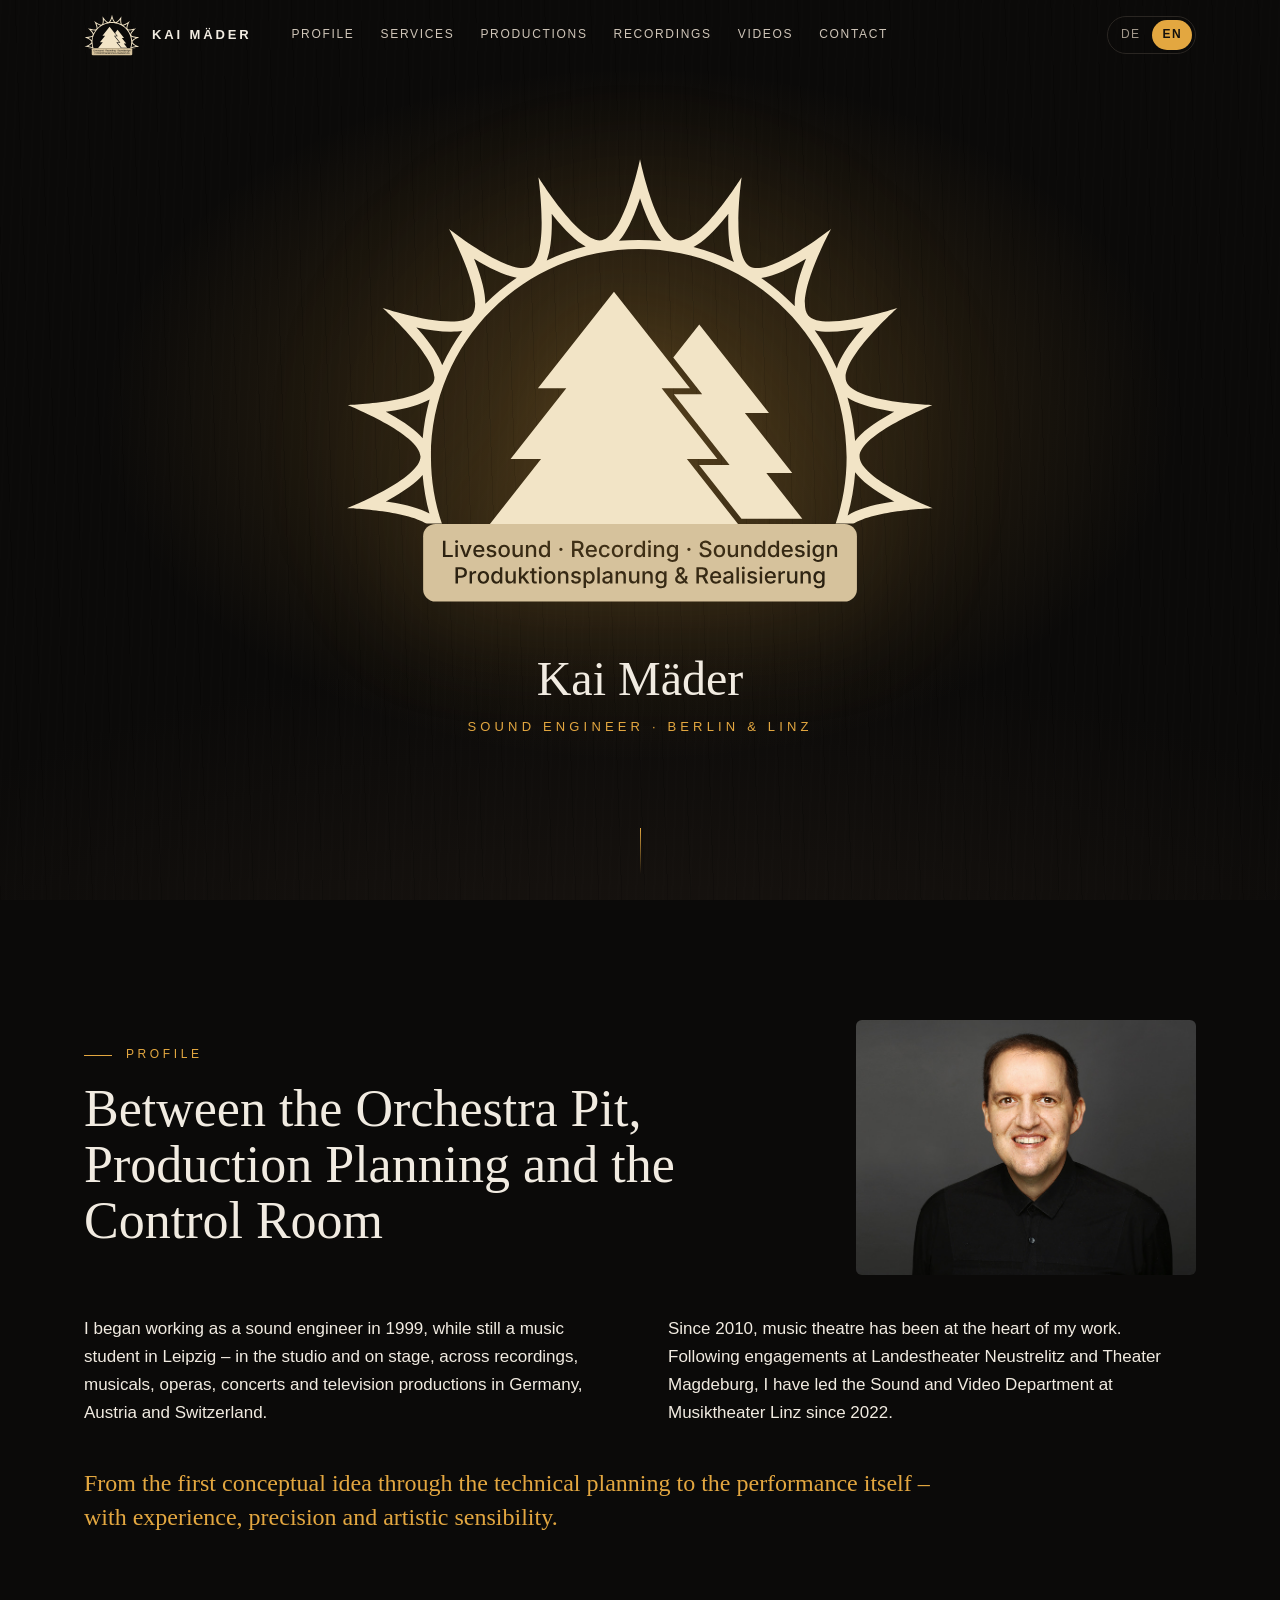
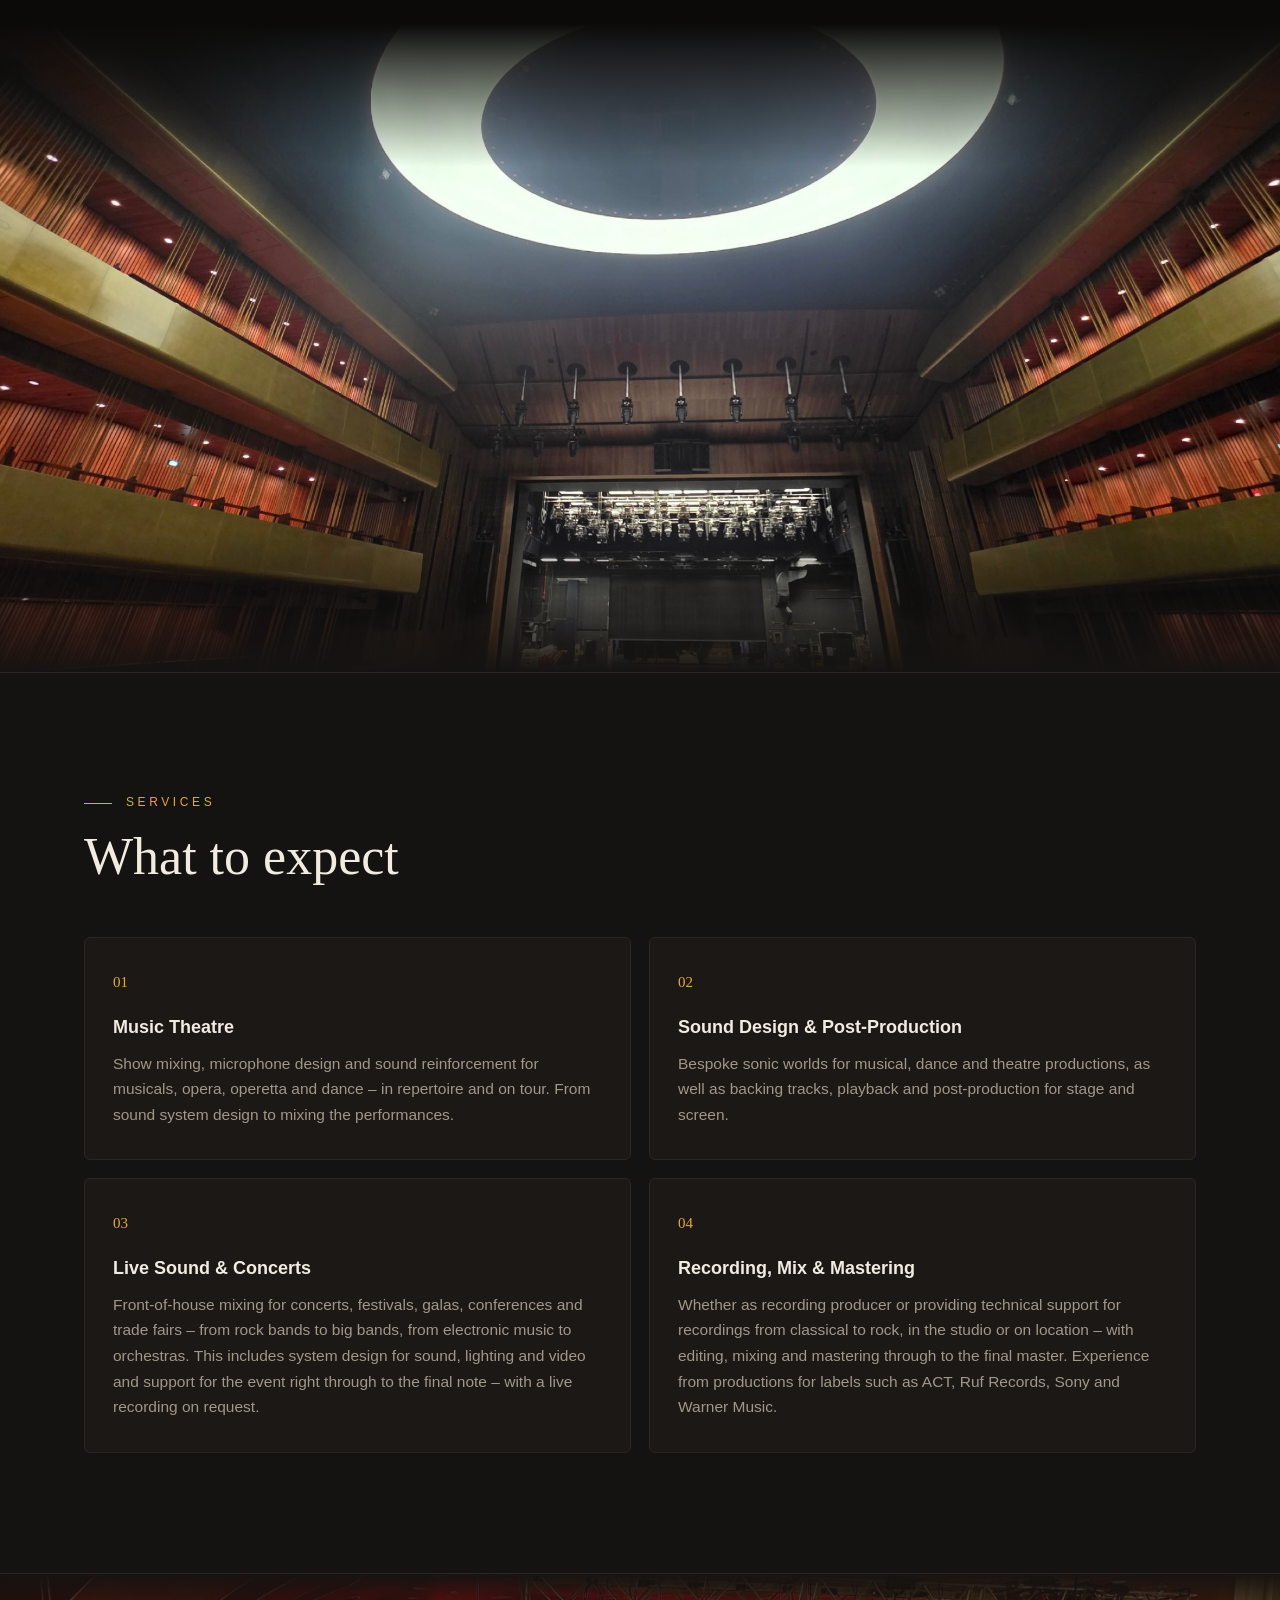
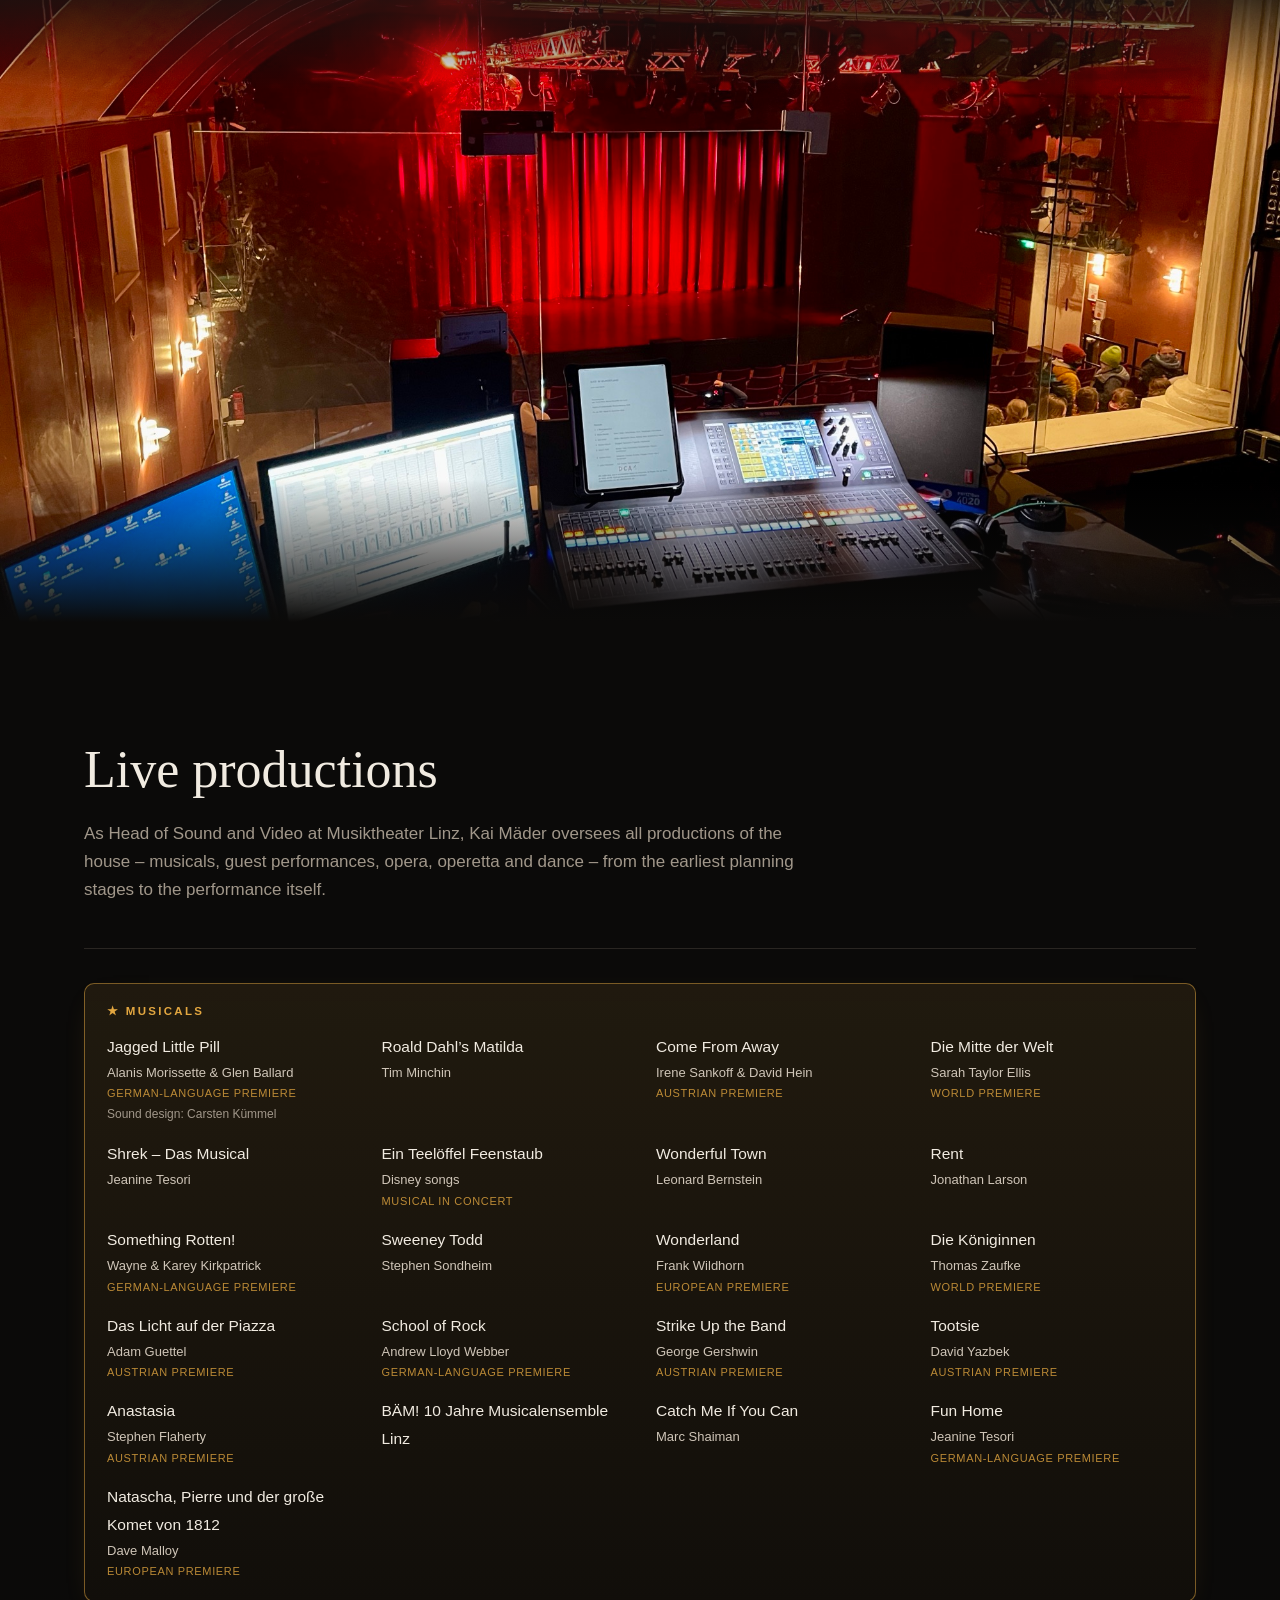
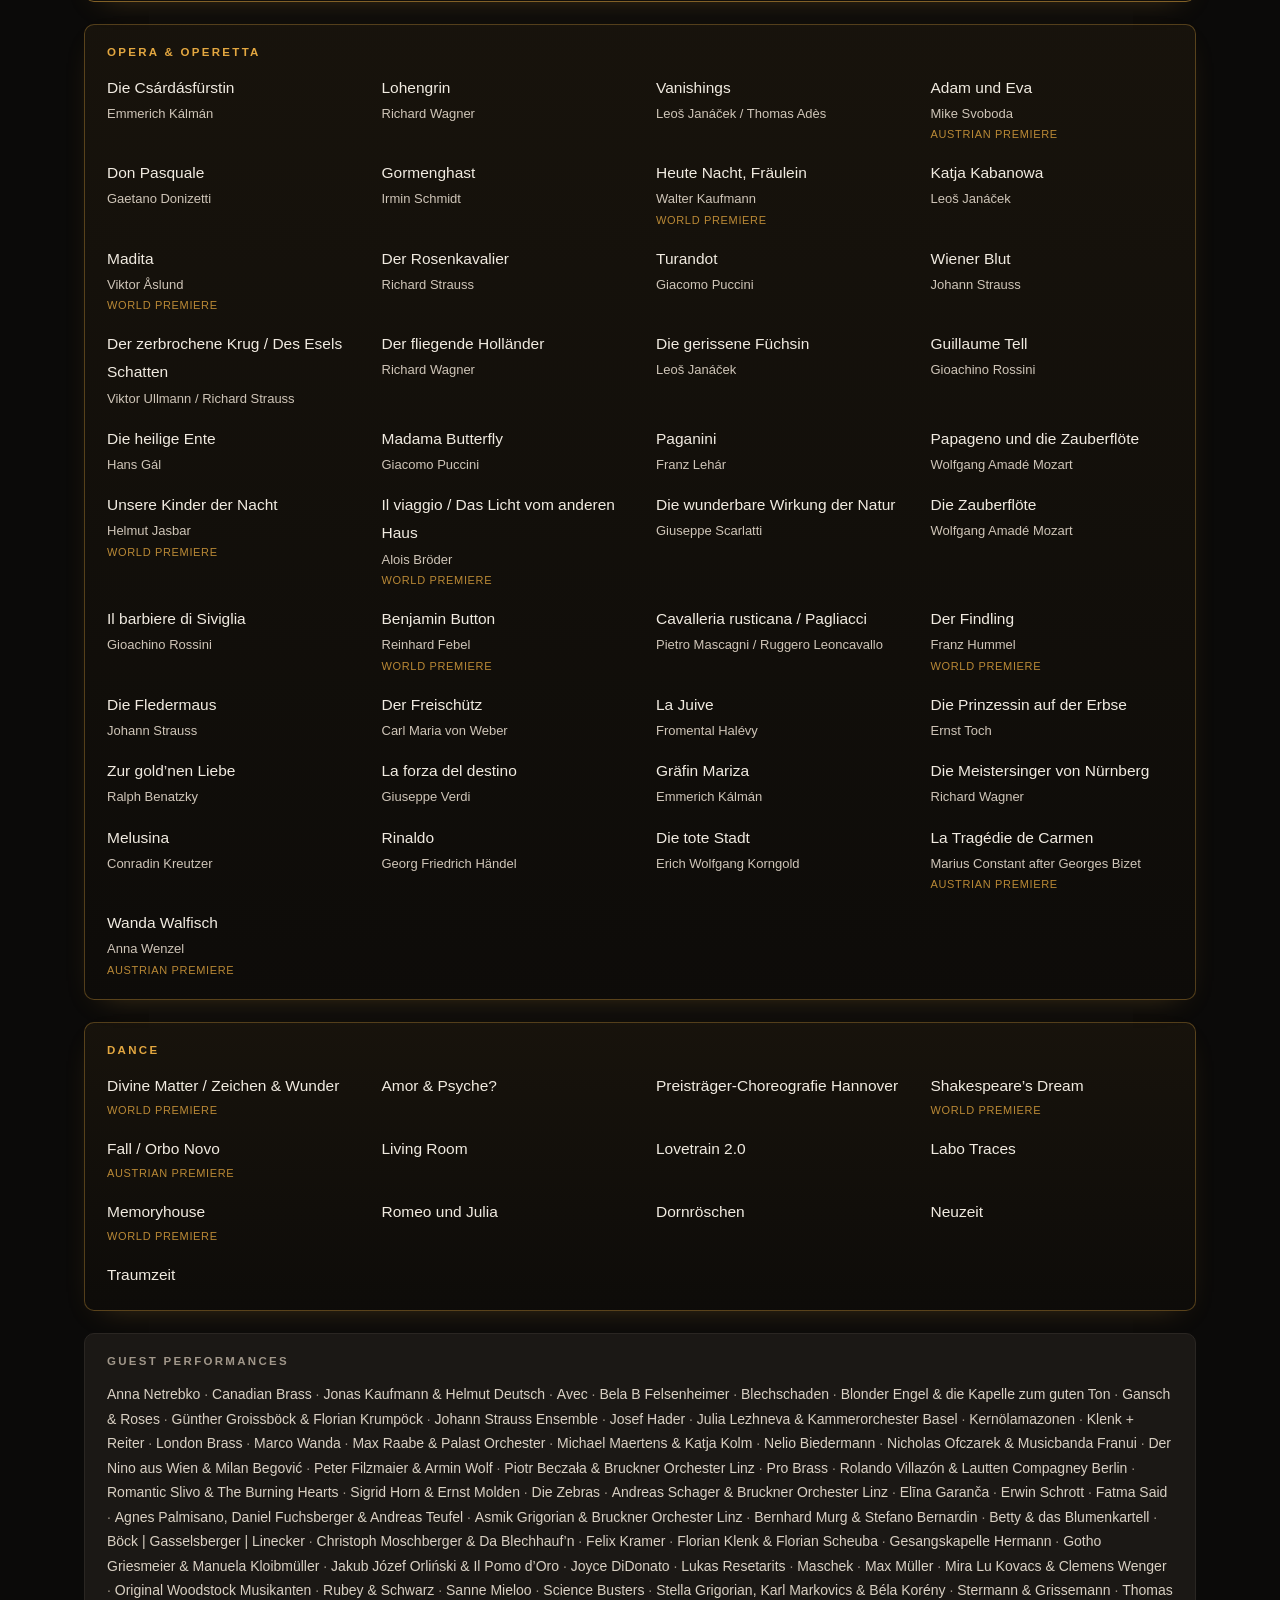
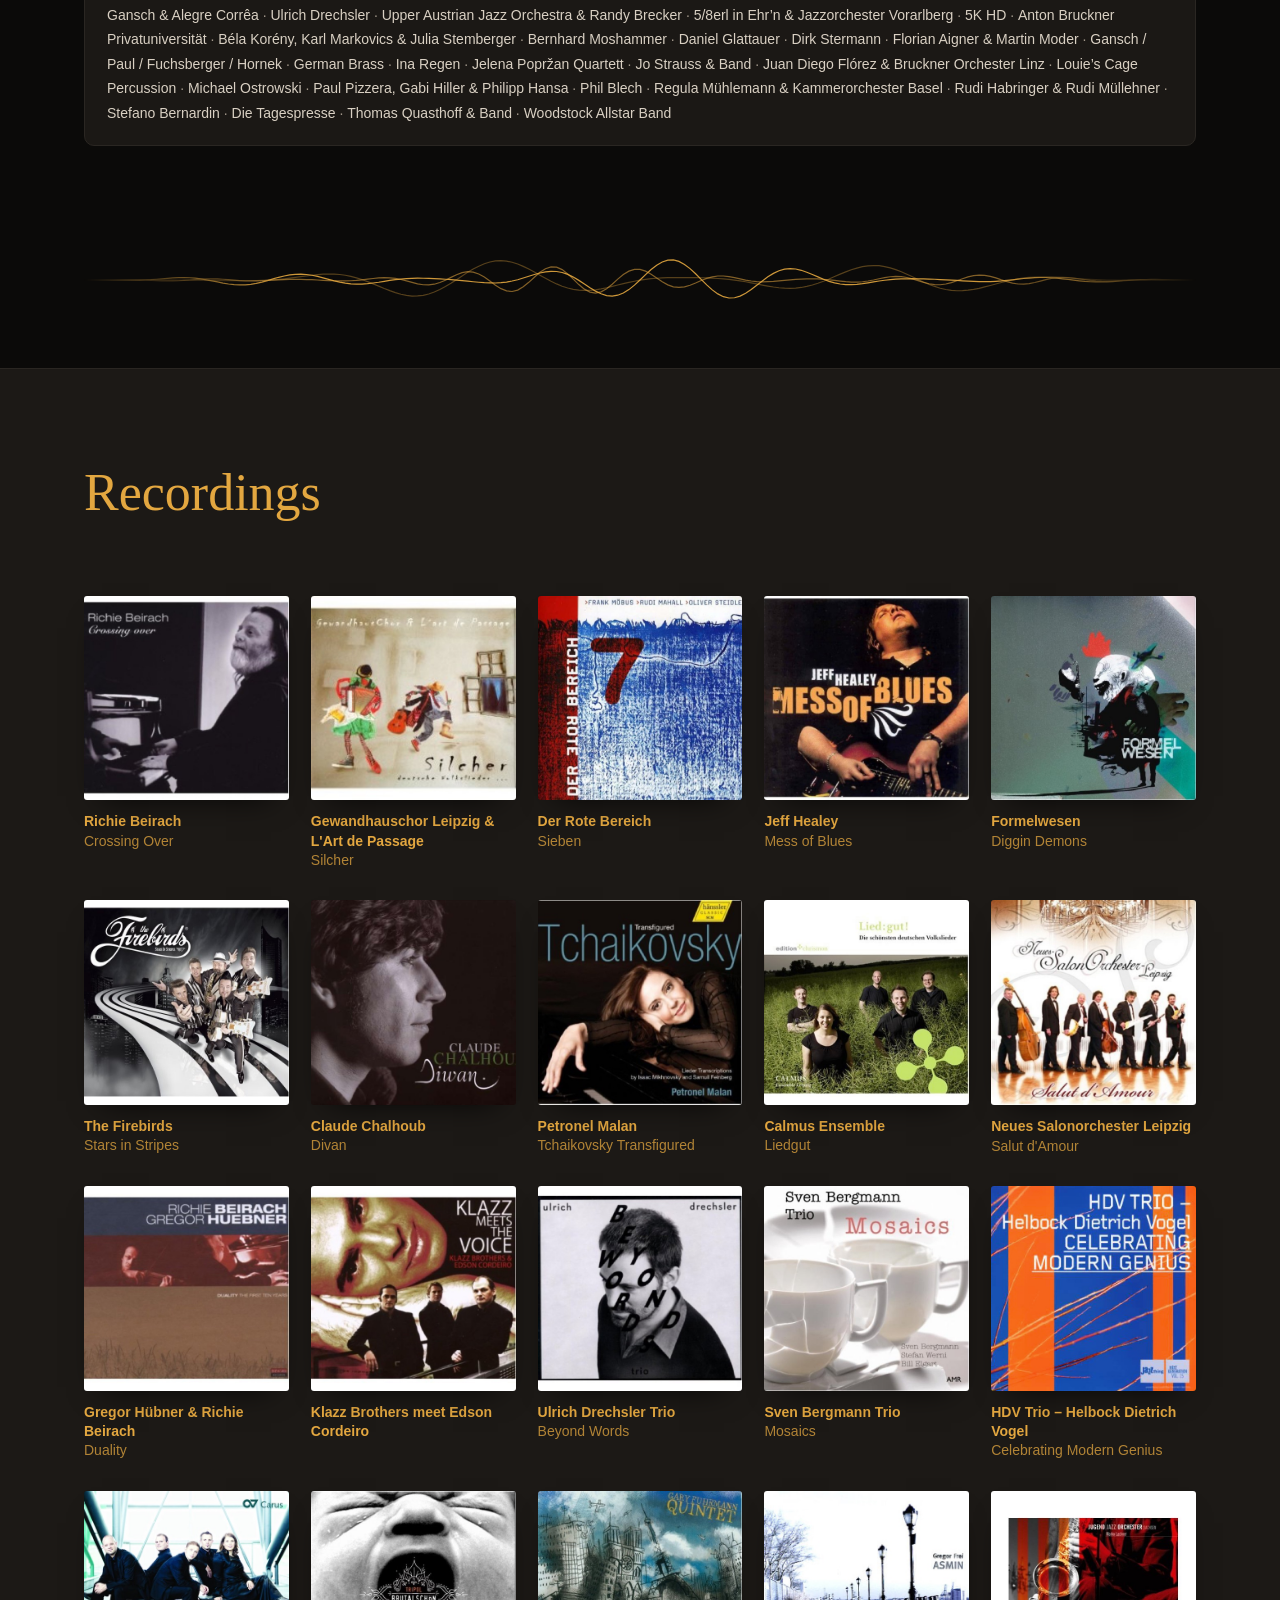
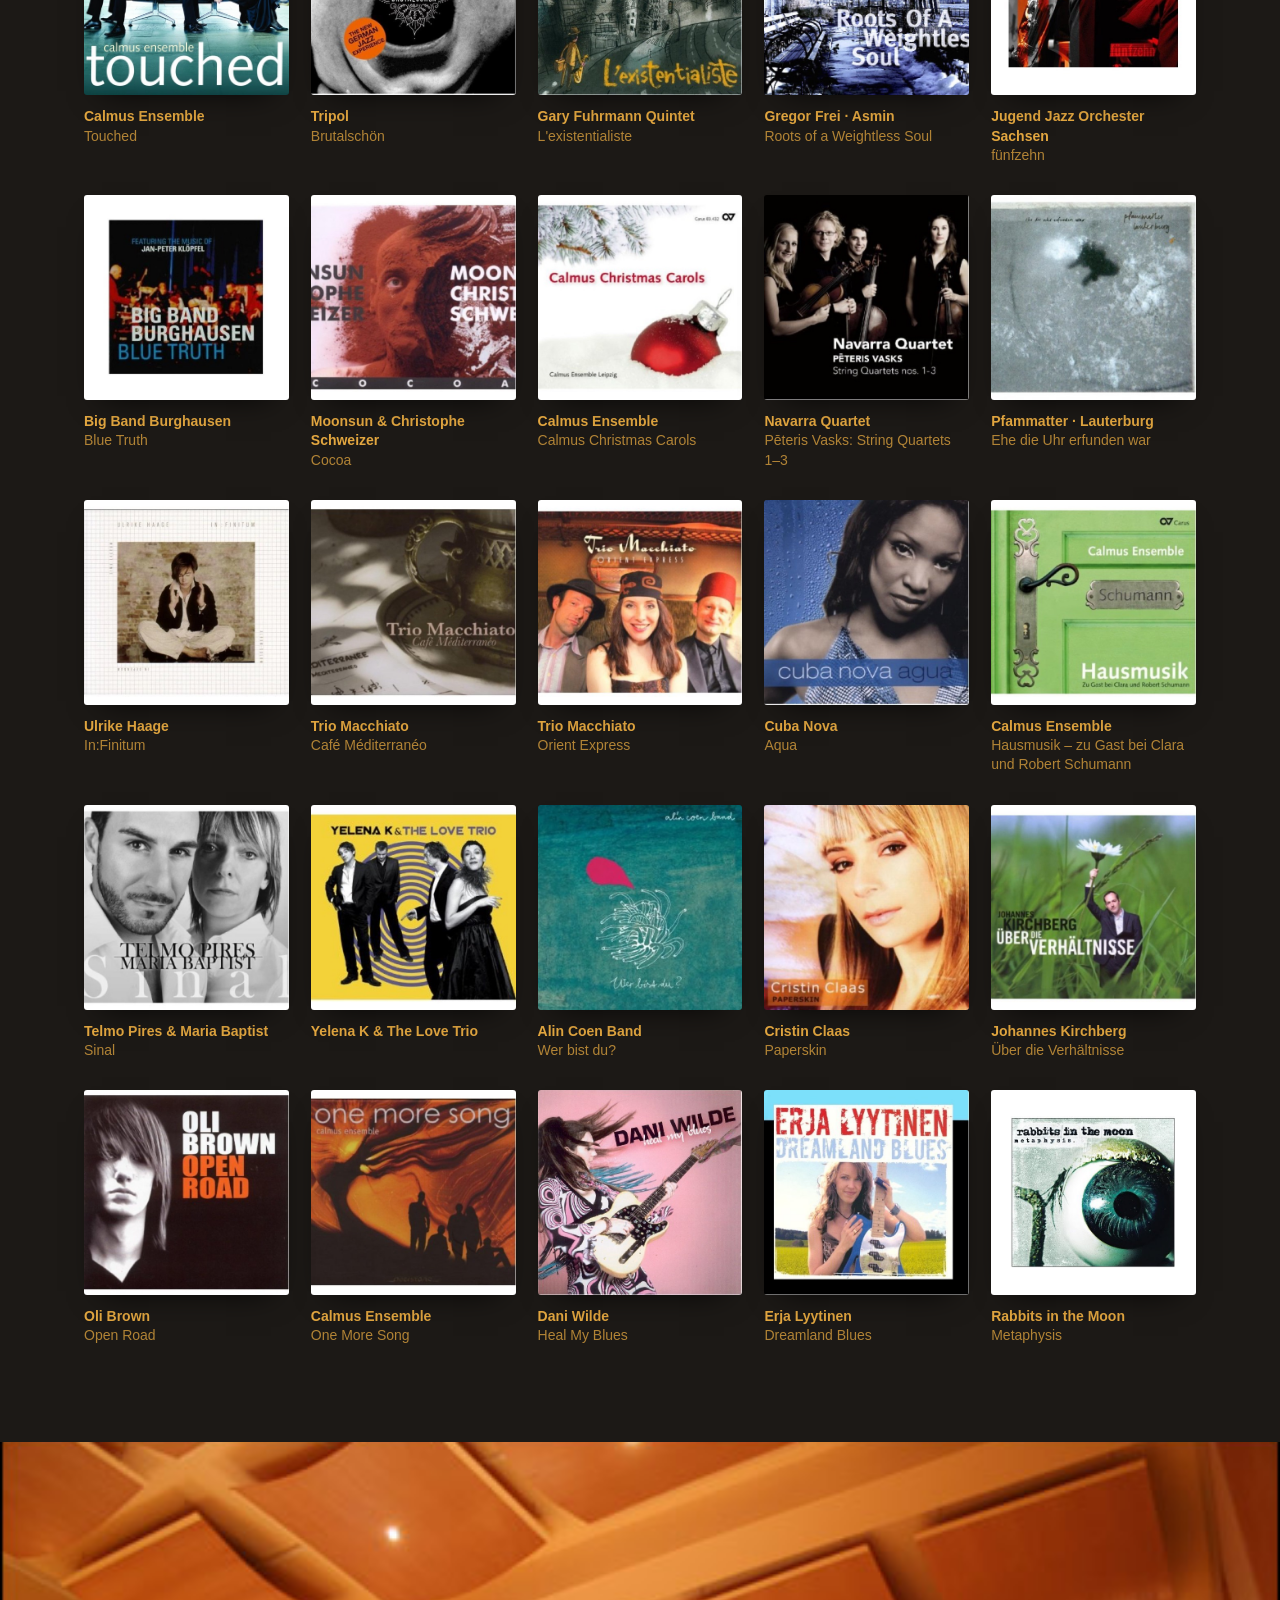
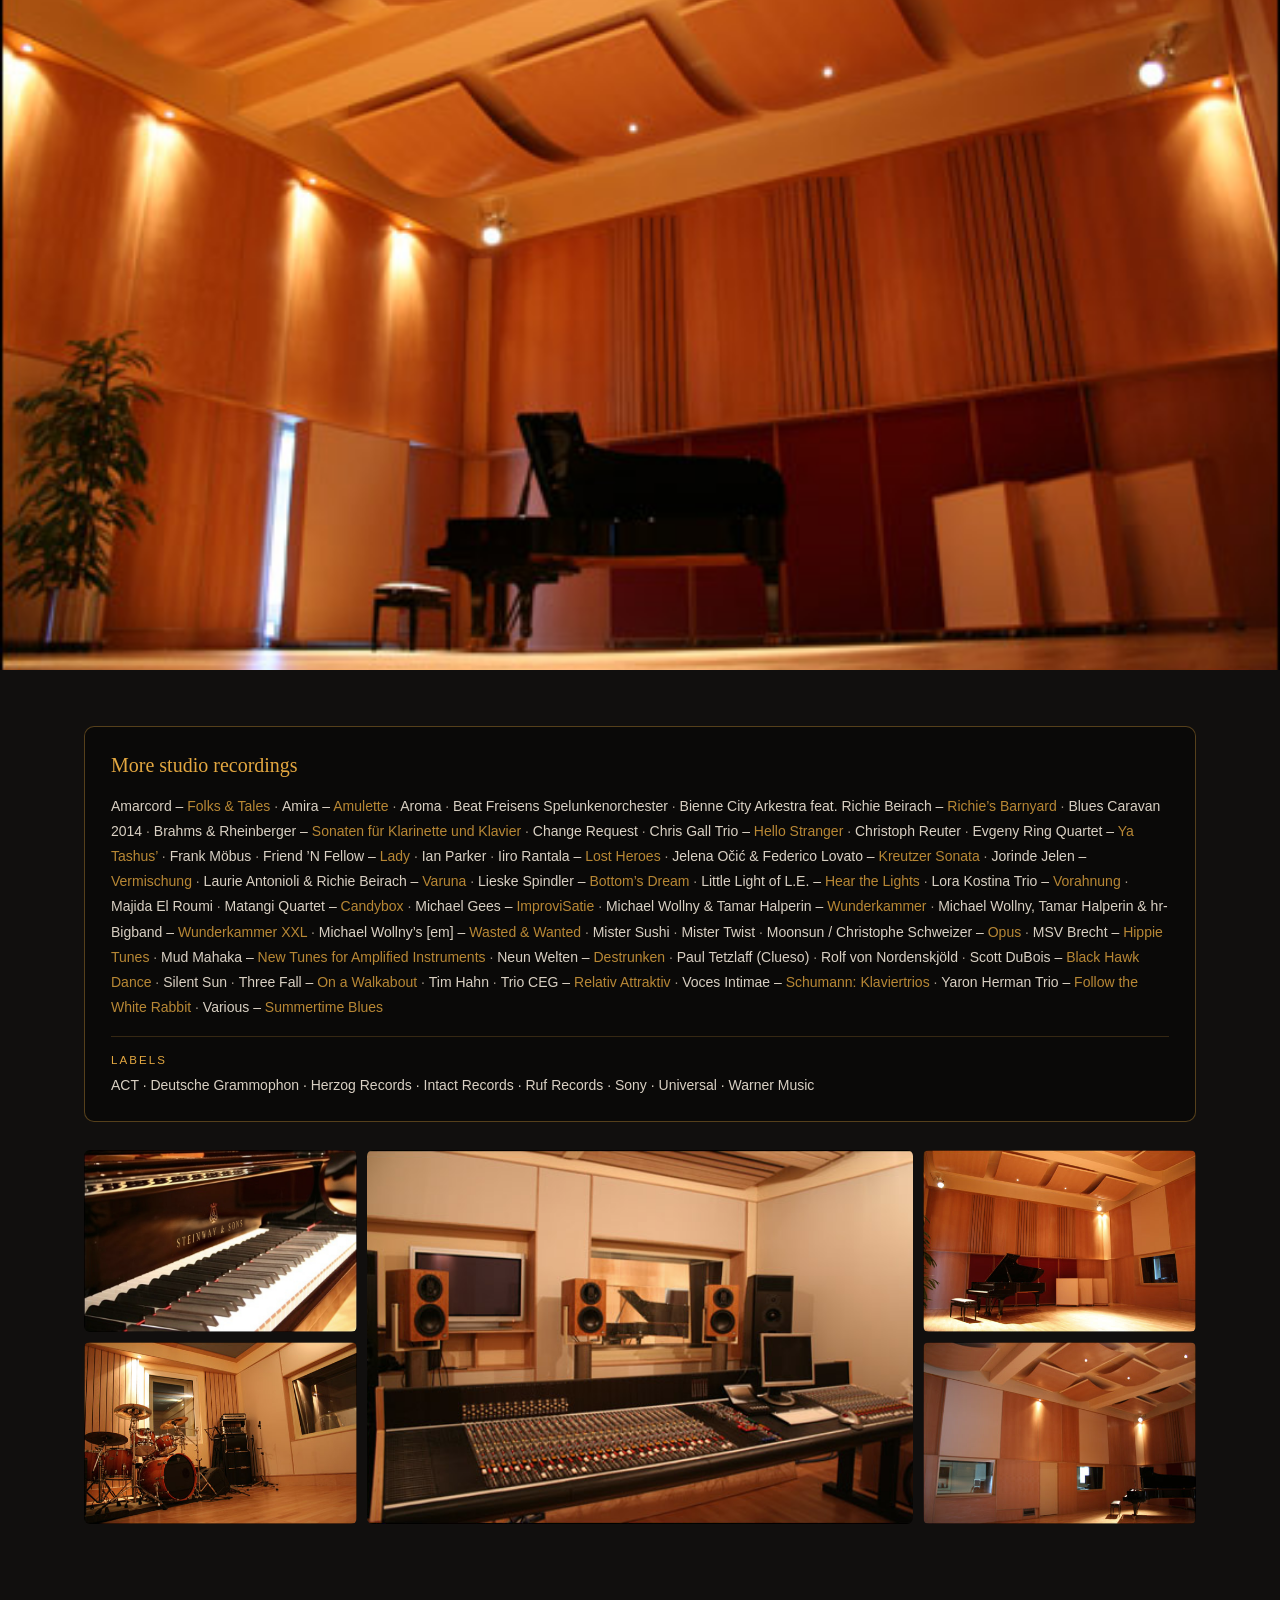
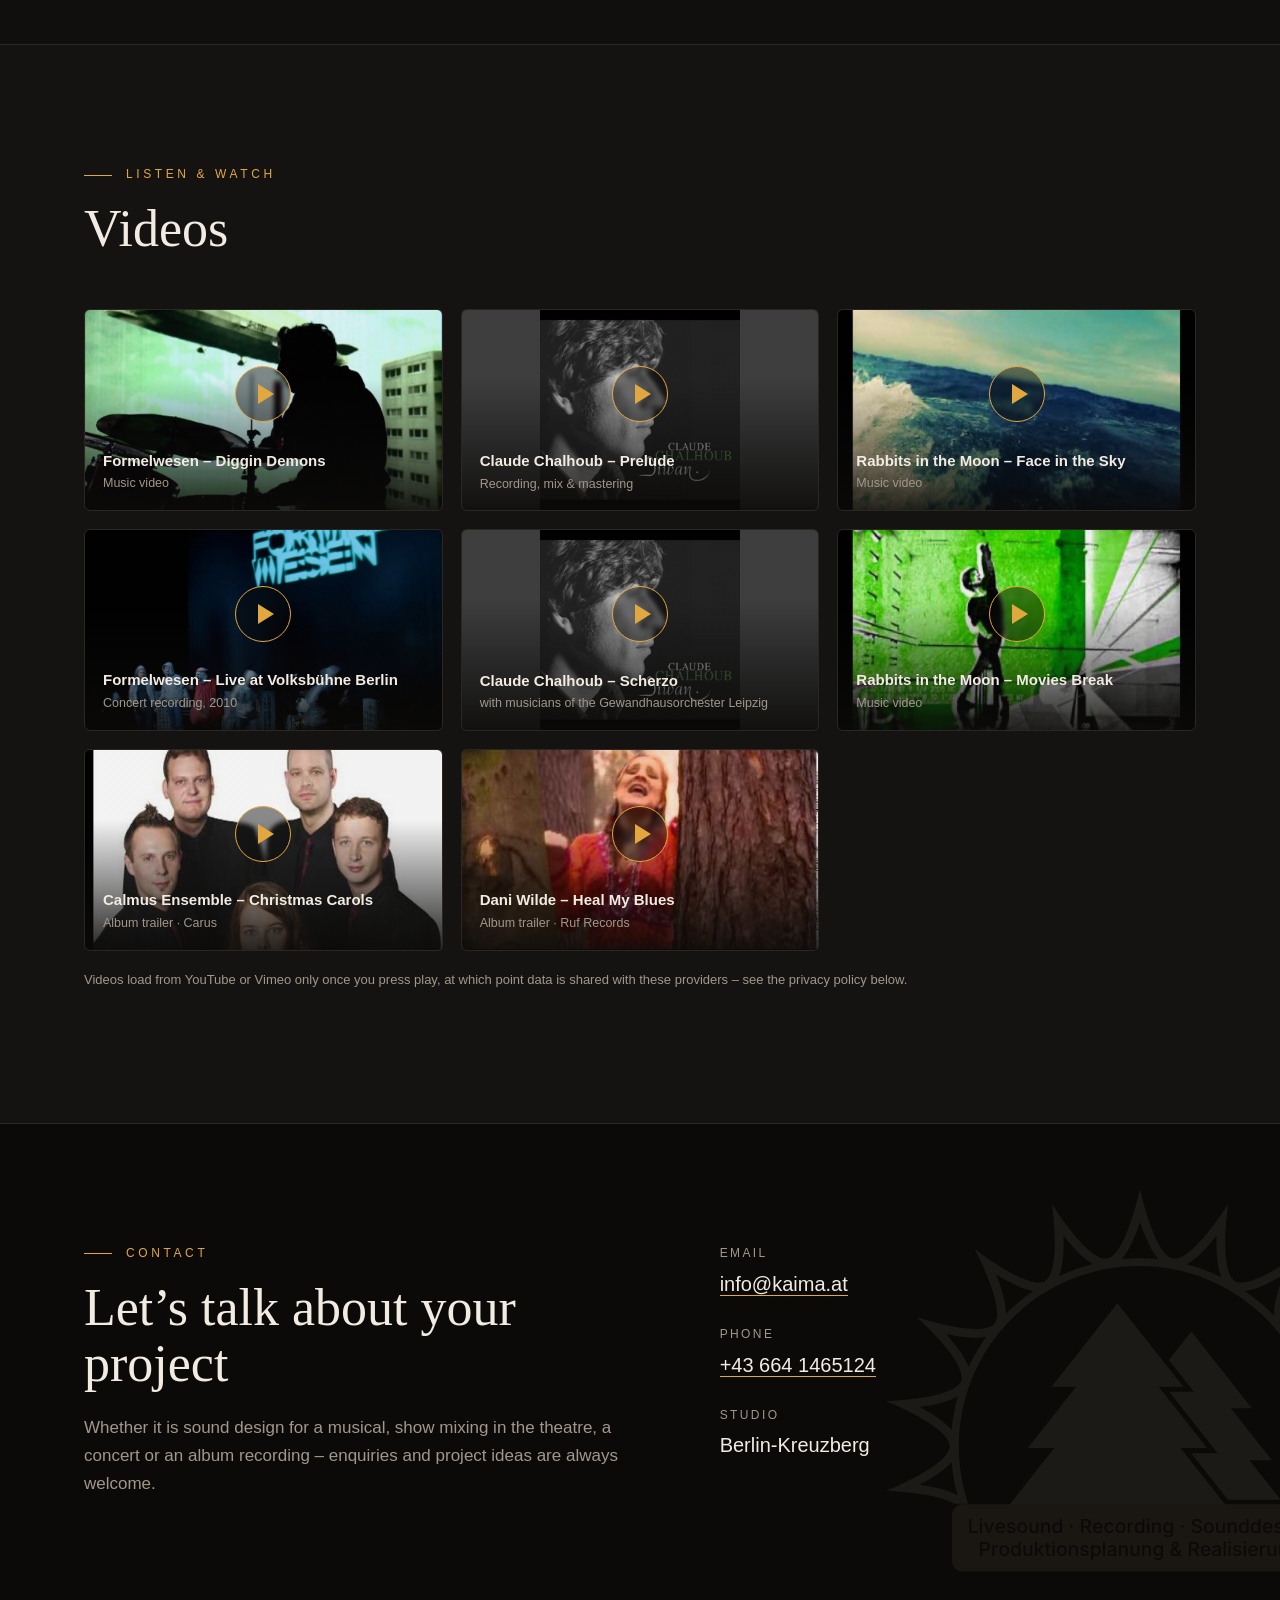
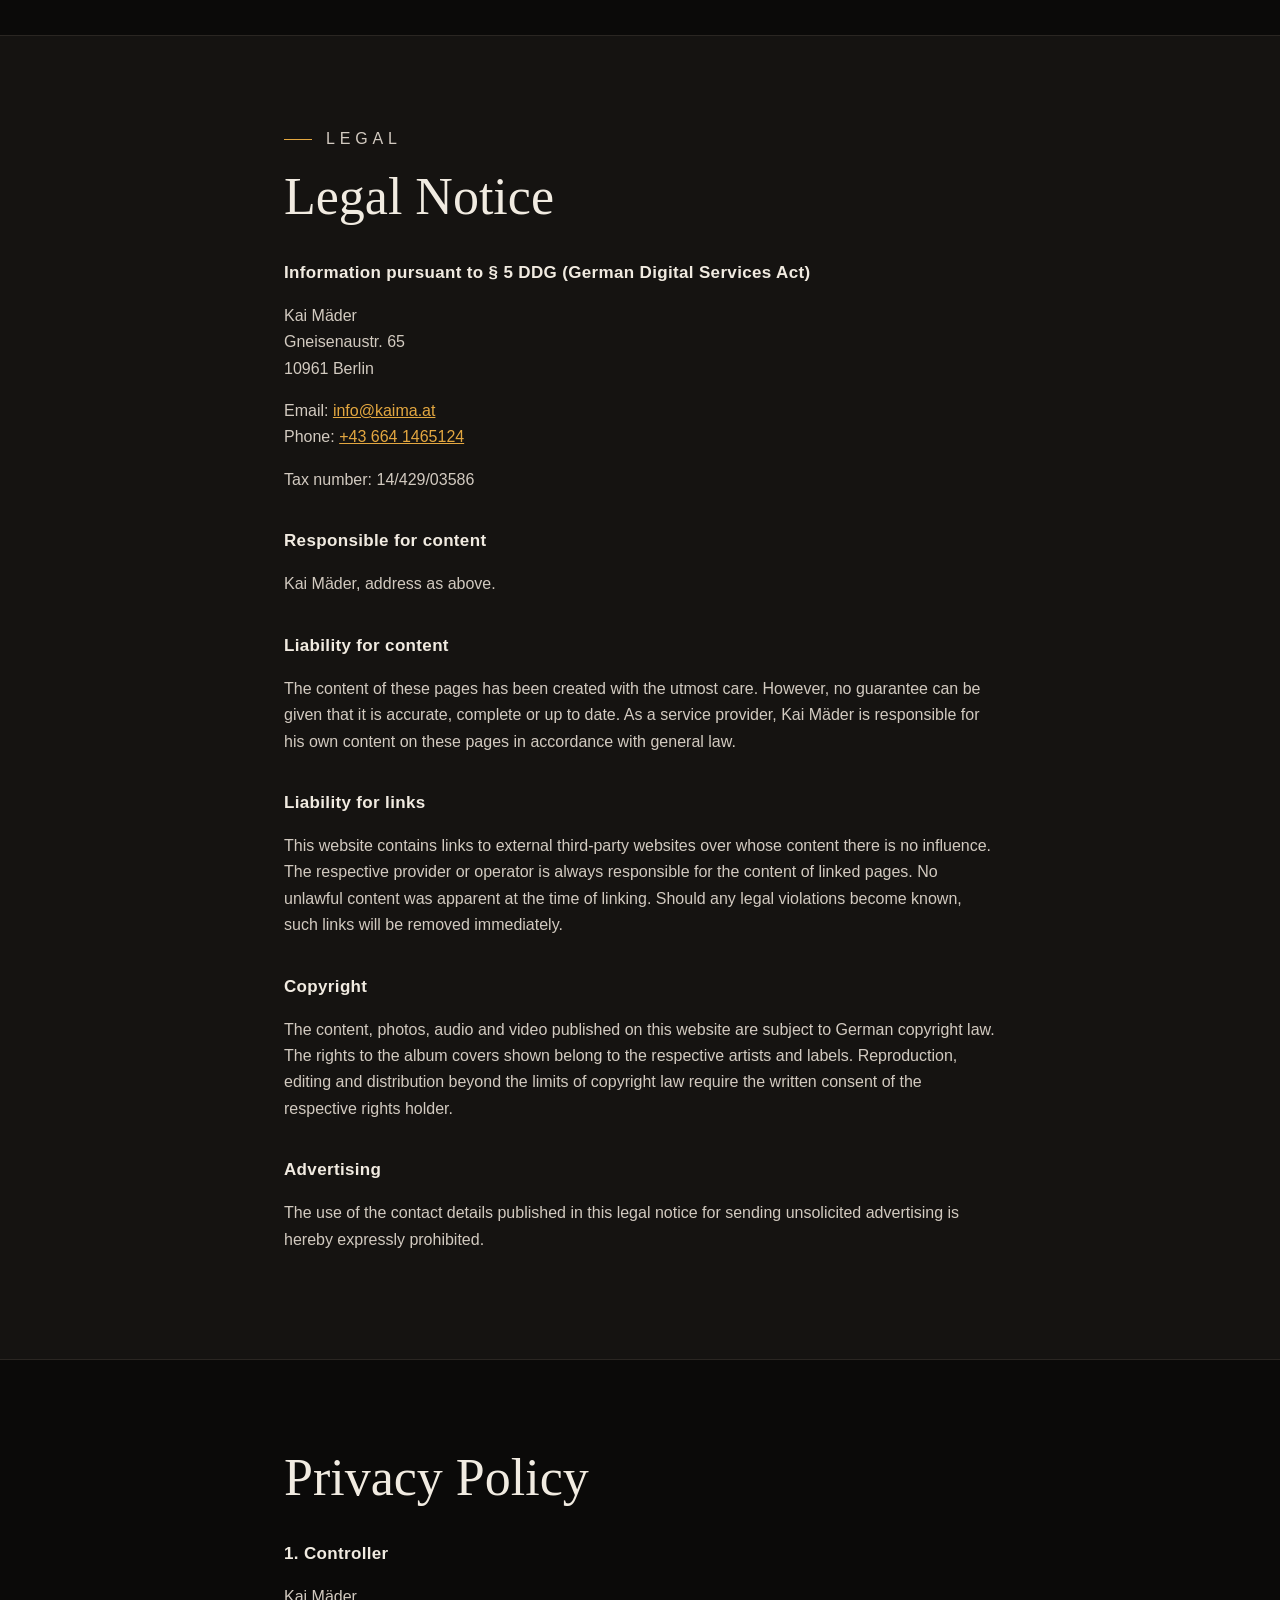
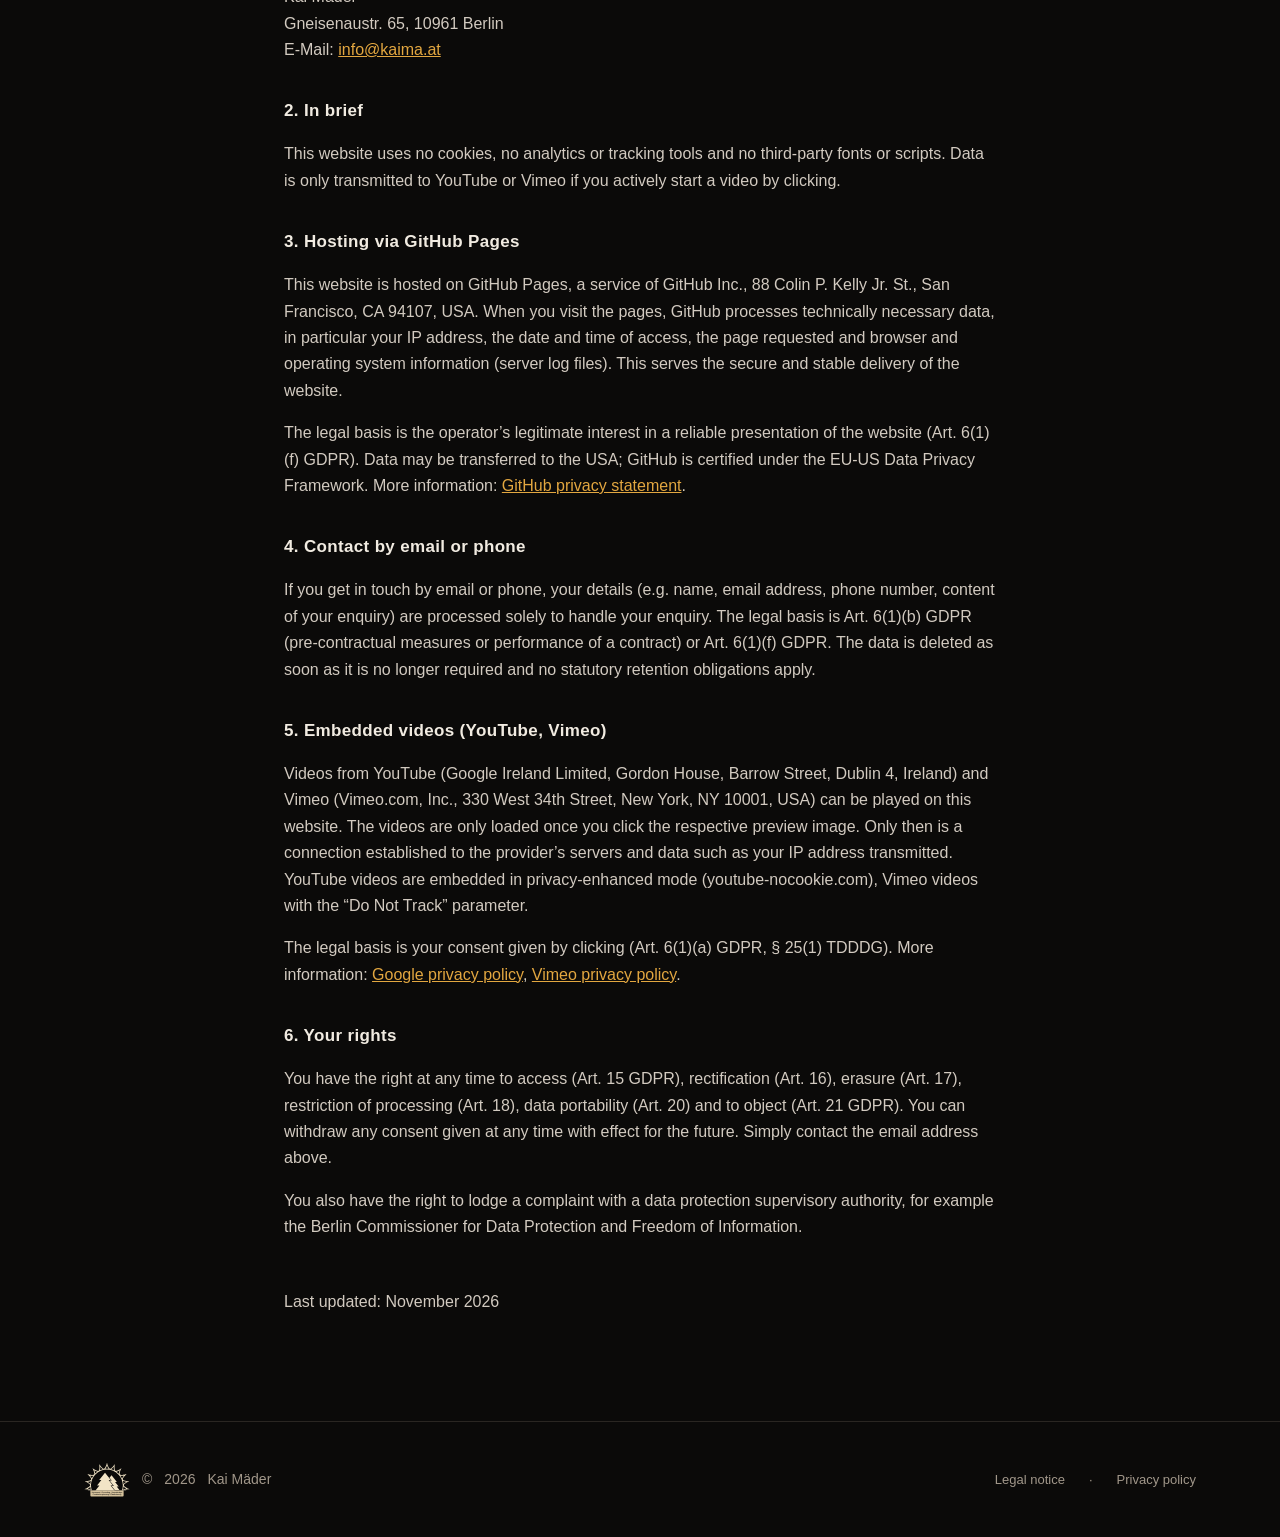
<file: index.html>
<!doctype html>
<html lang="de">
<head>
  <meta charset="utf-8">
  <meta name="viewport" content="width=device-width, initial-scale=1">
  <title>Kai Mäder – Sounddesign · Recording · Live Sound</title>
  <meta name="description" content="Kai Mäder, Tonmeister in Berlin und Linz: Musiktheater, Oper, Live-Sound, Recording, Mix & Mastering, Broadcast und Sounddesign.">
  <link rel="canonical" href="https://kaima.at/">
  <meta property="og:title" content="Kai Mäder – Sounddesign · Recording · Live Sound">
  <meta property="og:description" content="Musiktheater, Live-Sound, Recording, Broadcast und Sounddesign.">
  <meta property="og:image" content="https://kaima.at/img/og-kaima.png">
  <meta property="og:type" content="website">
  <link rel="icon" href="img/logo-schwarz.svg?v=4" type="image/svg+xml">
  <link rel="stylesheet" href="style.css?v=20261128a">
</head>
<body>

<header class="site-header">
  <div class="wrap">
    <a class="brand" href="#top" aria-label="Nach oben"><img src="img/logo-hell.svg?v=4" alt=""><span><b>Kai Mäder</b></span></a>
    <nav class="nav" aria-label="Hauptmenü">
      <a href="#ueber" data-en="Profile">Profil</a>
      <a href="#leistungen" data-en="Services">Leistungen</a>
      <a href="#linz" data-en="Productions">Produktionen</a>
      <a href="#referenzen" data-en="Recordings">Aufnahmen</a>
      <a href="#videos">Videos</a>
      <a href="#kontakt" data-en="Contact">Kontakt</a>
    </nav>
    <div class="header-right">
      <button class="lang-toggle" type="button" aria-label="Sprache / Language"><span data-l="de">DE</span><span data-l="en">EN</span></button>
    </div>
  </div>
</header>

<main>
  <section class="hero">
    <div class="hero-logo"><img src="img/logo-hell.svg?v=4" alt="Kai Mäder – Livesound · Recording · Sounddesign · Veranstaltungstechnik · Video" width="484" height="369"></div>
    <div class="hero-text">
      <h1>Kai Mäder</h1>
      <p class="role" data-en="Sound Engineer · Berlin &amp;amp; Linz">Tonmeister · Berlin &amp; Linz</p>
    </div>
    <span class="scroll-cue" aria-hidden="true"></span>
  </section>

  <section id="ueber">
    <div class="wrap about">
      <div class="about-top">
        <div class="about-head reveal">
          <p class="eyebrow" data-en="Profile">Profil</p>
          <h2 data-en="Between the Orchestra Pit,&lt;br&gt; Production Planning and the Control Room">Zwischen Orchestergraben,<br> Produktionsplanungen und Regieraum</h2>
        </div>
        <figure class="about-portrait reveal"><img src="img/photos/kai-maeder-portrait.jpg" alt="Kai Mäder" width="1280" height="541" loading="lazy"></figure>
      </div>
      <div class="about-text reveal">
        <p data-en="I began working as a sound engineer in 1999, while still a music student in Leipzig – in the studio and on stage, across recordings, musicals, operas, concerts and television productions in Germany, Austria and Switzerland.">Schon während meines Musikstudiums in Leipzig arbeitete ich ab 1999 als Tonmeister – im Studio und auf der Bühne, bei Aufnahmen, Musicals, Opern, Konzerten und TV-Produktionen in Deutschland, Österreich und der Schweiz.</p>
        <p data-en="Since 2010, music theatre has been at the heart of my work. Following engagements at Landestheater Neustrelitz and Theater Magdeburg, I have led the Sound and Video Department at Musiktheater Linz since 2022.">Seit 2010 liegt mein Schwerpunkt im Musiktheater: Nach Stationen am Landestheater Neustrelitz und am Theater Magdeburg leite ich seit 2022 die Abteilung Ton und Video am Musiktheater Linz.</p>
        <p class="about-claim" data-en="From the first conceptual idea through the technical planning to the performance itself&amp;nbsp;– &lt;br&gt;with experience, precision and artistic sensibility.">Von der ersten Konzeptionsidee über die technische Planung bis hin zur Vorstellung&nbsp;– <br>mit Erfahrung, Sorgfalt und künstlerischem Feingefühl.</p>
      </div>
    </div>
  </section>
  <div class="photo-band photo-saal" role="img" aria-label="Theatersaal mit leuchtendem Deckenring und Blick auf die Bühne"></div>

  <section id="leistungen" class="band">
    <div class="wrap">
      <div class="reveal">
        <p class="eyebrow" data-en="Services">Leistungen</p>
        <h2 data-en="What to expect">Was Sie erwarten dürfen</h2>
      </div>
      <div class="services">
        <div class="service reveal"><span class="num">01</span><h3 data-en="Music Theatre">Musiktheater</h3><p data-en="Show mixing, microphone design and sound reinforcement for musicals, opera, operetta and dance – in repertoire and on tour. From sound system design to mixing the performances.">Tonregie, Mikrofonierung und Beschallung für Musical, Oper, Operette und Tanz – im Repertoire wie auf Tour. Von der Beschallungsplanung bis zur Mischung von Vorstellungen.</p></div>
        <div class="service reveal"><span class="num">02</span><h3 data-en="Sound Design &amp;amp; Post-Production">Sounddesign &amp; Postproduktion</h3><p data-en="Bespoke sonic worlds for musical, dance and theatre productions, as well as backing tracks, playback and post-production for stage and screen.">Eigene Klangwelten für Musical-, Tanz- und Theaterproduktionen sowie Playbacks, Zuspielungen und Nachbearbeitung für Bühne und Video.</p></div>
        <div class="service reveal"><span class="num">03</span><h3 data-en="Live Sound &amp;amp; Concerts">Live Sound &amp; Konzert</h3><p data-en="Front-of-house mixing for concerts, festivals, galas, conferences and trade fairs – from rock bands to big bands, from electronic music to orchestras. This includes system design for sound, lighting and video and support for the event right through to the final note – with a live recording on request.">FOH-Mischung für Konzerte, Festivals, Galas, Konferenzen und Messen – von der Rockband bis zur Big Band, von Elektro bis zum Orchester. Dazu gehören die Systemplanung für Ton, Licht und Video sowie die Betreuung der Veranstaltung bis zum letzten Ton – auf Wunsch mit Live-Aufnahme.</p></div>
        <div class="service reveal"><span class="num">04</span><h3>Recording, Mix &amp; Mastering</h3><p data-en="Whether as recording producer or providing technical support for recordings from classical to rock, in the studio or on location – with editing, mixing and mastering through to the final master. Experience from productions for labels such as ACT, Ruf Records, Sony and Warner Music.">Ob Aufnahmeleitung oder technische Betreuung bei Aufnahmen von Klassik bis Rock, im Studio oder vor Ort – mit Editing, Mischung und Mastering bis zum fertigen Master. Erfahrung aus Produktionen für Labels wie ACT, Ruf Records, Sony und Warner Music.</p></div>
      </div>
    </div>
  </section>

  <div class="photo-band" role="img" aria-label="Tonpult im Theater mit Blick auf die Bühne"></div>

  <section id="linz">
    <div class="wrap">
      <div class="reveal">
        <h2 data-en="Live productions">Live-Produktionen</h2>
        <p class="muted" style="margin:0;max-width:720px" data-en="As Head of Sound and Video at Musiktheater Linz, Kai Mäder oversees all productions of the house – musicals, guest performances, opera, operetta and dance – from the earliest planning stages to the performance itself.">Als Leiter der Abteilung Ton und Video am Musiktheater Linz betreut Kai Mäder sämtliche Produktionen des Hauses wie Musical, Gastspiele, Oper, Operette und Tanz – von der Planung bis zur Vorstellung.</p>
      </div>
      <div class="season sparten reveal">
        <div class="season-cols">
          <div class="highlight musical"><h4 data-en="Musicals">Musical</h4><ul><li><b>Jagged Little Pill</b><i>Alanis Morissette &amp; Glen Ballard</i><span data-en="German-language premiere">Deutschsprachige Erstaufführung</span><small data-en="Sound design: Carsten Kümmel">Sounddesign: Carsten Kümmel</small></li><li><b>Roald Dahl’s Matilda</b><i>Tim Minchin</i></li><li><b>Come From Away</b><i>Irene Sankoff &amp; David Hein</i><span data-en="Austrian premiere">Österreichische Erstaufführung</span></li><li><b>Die Mitte der Welt</b><i>Sarah Taylor Ellis</i><span data-en="World premiere">Uraufführung</span></li><li><b>Shrek – Das Musical</b><i>Jeanine Tesori</i></li><li><b>Ein Teelöffel Feenstaub</b><i data-en="Disney songs">Disney-Songs</i><span>Musical in Concert</span></li><li><b>Wonderful Town</b><i>Leonard Bernstein</i></li><li><b>Rent</b><i>Jonathan Larson</i></li><li><b>Something Rotten!</b><i>Wayne &amp; Karey Kirkpatrick</i><span data-en="German-language premiere">Deutschsprachige Erstaufführung</span></li><li><b>Sweeney Todd</b><i>Stephen Sondheim</i></li><li><b>Wonderland</b><i>Frank Wildhorn</i><span data-en="European premiere">Europäische Erstaufführung</span></li><li><b>Die Königinnen</b><i>Thomas Zaufke</i><span data-en="World premiere">Uraufführung</span></li><li><b>Das Licht auf der Piazza</b><i>Adam Guettel</i><span data-en="Austrian premiere">Österreichische Erstaufführung</span></li><li><b>School of Rock</b><i>Andrew Lloyd Webber</i><span data-en="German-language premiere">Deutschsprachige Erstaufführung</span></li><li><b>Strike Up the Band</b><i>George Gershwin</i><span data-en="Austrian premiere">Österreichische Erstaufführung</span></li><li><b>Tootsie</b><i>David Yazbek</i><span data-en="Austrian premiere">Österreichische Erstaufführung</span></li><li><b>Anastasia</b><i>Stephen Flaherty</i><span data-en="Austrian premiere">Österreichische Erstaufführung</span></li><li><b>BÄM! 10 Jahre Musicalensemble Linz</b></li><li><b>Catch Me If You Can</b><i>Marc Shaiman</i></li><li><b>Fun Home</b><i>Jeanine Tesori</i><span data-en="German-language premiere">Deutschsprachige Erstaufführung</span></li><li><b>Natascha, Pierre und der große Komet von 1812</b><i>Dave Malloy</i><span data-en="European premiere">Europäische Erstaufführung</span></li></ul></div>
          <div class="highlight oper"><h4 data-en="Opera &amp;amp; Operetta">Oper &amp; Operette</h4><ul><li><b>Die Csárdásfürstin</b><i>Emmerich Kálmán</i></li><li><b>Lohengrin</b><i>Richard Wagner</i></li><li><b>Vanishings</b><i>Leoš Janáček / Thomas Adès</i></li><li><b>Adam und Eva</b><i>Mike Svoboda</i><span data-en="Austrian premiere">Österreichische Erstaufführung</span></li><li><b>Don Pasquale</b><i>Gaetano Donizetti</i></li><li><b>Gormenghast</b><i>Irmin Schmidt</i></li><li><b>Heute Nacht, Fräulein</b><i>Walter Kaufmann</i><span data-en="World premiere">Uraufführung</span></li><li><b>Katja Kabanowa</b><i>Leoš Janáček</i></li><li><b>Madita</b><i>Viktor Åslund</i><span data-en="World premiere">Uraufführung</span></li><li><b>Der Rosenkavalier</b><i>Richard Strauss</i></li><li><b>Turandot</b><i>Giacomo Puccini</i></li><li><b>Wiener Blut</b><i>Johann Strauss</i></li><li><b>Der zerbrochene Krug / Des Esels Schatten</b><i>Viktor Ullmann / Richard Strauss</i></li><li><b>Der fliegende Holländer</b><i>Richard Wagner</i></li><li><b>Die gerissene Füchsin</b><i>Leoš Janáček</i></li><li><b>Guillaume Tell</b><i>Gioachino Rossini</i></li><li><b>Die heilige Ente</b><i>Hans Gál</i></li><li><b>Madama Butterfly</b><i>Giacomo Puccini</i></li><li><b>Paganini</b><i>Franz Lehár</i></li><li><b>Papageno und die Zauberflöte</b><i>Wolfgang Amadé Mozart</i></li><li><b>Unsere Kinder der Nacht</b><i>Helmut Jasbar</i><span data-en="World premiere">Uraufführung</span></li><li><b>Il viaggio / Das Licht vom anderen Haus</b><i>Alois Bröder</i><span data-en="World premiere">Uraufführung</span></li><li><b>Die wunderbare Wirkung der Natur</b><i>Giuseppe Scarlatti</i></li><li><b>Die Zauberflöte</b><i>Wolfgang Amadé Mozart</i></li><li><b>Il barbiere di Siviglia</b><i>Gioachino Rossini</i></li><li><b>Benjamin Button</b><i>Reinhard Febel</i><span data-en="World premiere">Uraufführung</span></li><li><b>Cavalleria rusticana / Pagliacci</b><i>Pietro Mascagni / Ruggero Leoncavallo</i></li><li><b>Der Findling</b><i>Franz Hummel</i><span data-en="World premiere">Uraufführung</span></li><li><b>Die Fledermaus</b><i>Johann Strauss</i></li><li><b>Der Freischütz</b><i>Carl Maria von Weber</i></li><li><b>La Juive</b><i>Fromental Halévy</i></li><li><b>Die Prinzessin auf der Erbse</b><i>Ernst Toch</i></li><li><b>Zur gold’nen Liebe</b><i>Ralph Benatzky</i></li><li><b>La forza del destino</b><i>Giuseppe Verdi</i></li><li><b>Gräfin Mariza</b><i>Emmerich Kálmán</i></li><li><b>Die Meistersinger von Nürnberg</b><i>Richard Wagner</i></li><li><b>Melusina</b><i>Conradin Kreutzer</i></li><li><b>Rinaldo</b><i>Georg Friedrich Händel</i></li><li><b>Die tote Stadt</b><i>Erich Wolfgang Korngold</i></li><li><b>La Tragédie de Carmen</b><i data-en="Marius Constant after Georges Bizet">Marius Constant nach Georges Bizet</i><span data-en="Austrian premiere">Österreichische Erstaufführung</span></li><li><b>Wanda Walfisch</b><i>Anna Wenzel</i><span data-en="Austrian premiere">Österreichische Erstaufführung</span></li></ul></div>
          <div class="highlight tanz"><h4 data-en="Dance">Tanz</h4><ul><li><b>Divine Matter / Zeichen & Wunder</b><span data-en="World premiere">Uraufführung</span></li><li><b>Amor & Psyche?</b></li><li><b>Preisträger-Choreografie Hannover</b></li><li><b>Shakespeare’s Dream</b><span data-en="World premiere">Uraufführung</span></li><li><b>Fall / Orbo Novo</b><span data-en="Austrian premiere">Österreichische Erstaufführung</span></li><li><b>Living Room</b></li><li><b>Lovetrain 2.0</b></li><li><b>Labo Traces</b></li><li><b>Memoryhouse</b><span data-en="World premiere">Uraufführung</span></li><li><b>Romeo und Julia</b></li><li><b>Dornröschen</b></li><li><b>Neuzeit</b></li><li><b>Traumzeit</b></li></ul></div>
          <div class="gast box"><h4 data-en="Guest Performances">Gastspiele</h4><ul class="inline"><li>Anna Netrebko</li><li>Canadian Brass</li><li>Jonas Kaufmann & Helmut Deutsch</li><li>Avec</li><li>Bela B Felsenheimer</li><li>Blechschaden</li><li>Blonder Engel & die Kapelle zum guten Ton</li><li>Gansch & Roses</li><li>Günther Groissböck & Florian Krumpöck</li><li>Johann Strauss Ensemble</li><li>Josef Hader</li><li>Julia Lezhneva & Kammerorchester Basel</li><li>Kernölamazonen</li><li>Klenk + Reiter</li><li>London Brass</li><li>Marco Wanda</li><li>Max Raabe & Palast Orchester</li><li>Michael Maertens &amp; Katja Kolm</li><li>Nelio Biedermann</li><li>Nicholas Ofczarek & Musicbanda Franui</li><li>Der Nino aus Wien & Milan Begović</li><li>Peter Filzmaier & Armin Wolf</li><li>Piotr Beczała & Bruckner Orchester Linz</li><li>Pro Brass</li><li>Rolando Villazón & Lautten Compagney Berlin</li><li>Romantic Slivo & The Burning Hearts</li><li>Sigrid Horn & Ernst Molden</li><li>Die Zebras</li><li>Andreas Schager & Bruckner Orchester Linz</li><li>Elīna Garanča</li><li>Erwin Schrott</li><li>Fatma Said</li><li>Agnes Palmisano, Daniel Fuchsberger & Andreas Teufel</li><li>Asmik Grigorian & Bruckner Orchester Linz</li><li>Bernhard Murg & Stefano Bernardin</li><li>Betty & das Blumenkartell</li><li>Böck | Gasselsberger | Linecker</li><li>Christoph Moschberger & Da Blechhauf’n</li><li>Felix Kramer</li><li>Florian Klenk & Florian Scheuba</li><li>Gesangskapelle Hermann</li><li>Gotho Griesmeier & Manuela Kloibmüller</li><li>Jakub Józef Orliński & Il Pomo d’Oro</li><li>Joyce DiDonato</li><li>Lukas Resetarits</li><li>Maschek</li><li>Max Müller</li><li>Mira Lu Kovacs & Clemens Wenger</li><li>Original Woodstock Musikanten</li><li>Rubey & Schwarz</li><li>Sanne Mieloo</li><li>Science Busters</li><li>Stella Grigorian, Karl Markovics & Béla Korény</li><li>Stermann & Grissemann</li><li>Thomas Gansch & Alegre Corrêa</li><li>Ulrich Drechsler</li><li>Upper Austrian Jazz Orchestra &amp; Randy Brecker</li><li>5/8erl in Ehr’n & Jazzorchester Vorarlberg</li><li>5K HD</li><li>Anton Bruckner Privatuniversität</li><li>Béla Korény, Karl Markovics & Julia Stemberger</li><li>Bernhard Moshammer</li><li>Daniel Glattauer</li><li>Dirk Stermann</li><li>Florian Aigner &amp; Martin Moder</li><li>Gansch / Paul / Fuchsberger / Hornek</li><li>German Brass</li><li>Ina Regen</li><li>Jelena Popržan Quartett</li><li>Jo Strauss & Band</li><li>Juan Diego Flórez & Bruckner Orchester Linz</li><li>Louie’s Cage Percussion</li><li>Michael Ostrowski</li><li>Paul Pizzera, Gabi Hiller & Philipp Hansa</li><li>Phil Blech</li><li>Regula Mühlemann & Kammerorchester Basel</li><li>Rudi Habringer & Rudi Müllehner</li><li>Stefano Bernardin</li><li>Die Tagespresse</li><li>Thomas Quasthoff & Band</li><li>Woodstock Allstar Band</li></ul></div>
        </div>
      </div>
      <svg class="wave-divider reveal" viewBox="0 0 1200 60" preserveAspectRatio="none" aria-hidden="true" focusable="false"><g fill="none" stroke="currentColor" stroke-width="1.2" vector-effect="non-scaling-stroke" stroke-linecap="round"><path vector-effect="non-scaling-stroke" d="M0 30.0 L6 30.0 L12 30.0 L18 30.1 L24 30.2 L30 30.3 L36 30.4 L42 30.5 L48 30.5 L54 30.4 L60 30.3 L66 30.0 L72 29.7 L78 29.2 L84 28.7 L90 28.2 L96 27.8 L102 27.5 L108 27.4 L114 27.6 L120 28.0 L126 28.8 L132 29.8 L138 30.9 L144 32.1 L150 33.3 L156 34.3 L162 35.0 L168 35.3 L174 35.2 L180 34.6 L186 33.6 L192 32.2 L198 30.6 L204 28.8 L210 27.1 L216 25.7 L222 24.5 L228 23.9 L234 23.7 L240 24.1 L246 24.9 L252 26.2 L258 27.7 L264 29.3 L270 30.9 L276 32.3 L282 33.4 L288 34.1 L294 34.4 L300 34.4 L306 33.9 L312 33.2 L318 32.4 L324 31.4 L330 30.5 L336 29.6 L342 29.0 L348 28.5 L354 28.2 L360 28.0 L366 28.1 L372 28.2 L378 28.5 L384 28.8 L390 29.2 L396 29.7 L402 30.2 L408 30.7 L414 31.3 L420 31.9 L426 32.4 L432 32.9 L438 33.1 L444 33.2 L450 32.8 L456 32.2 L462 31.1 L468 29.7 L474 27.9 L480 26.0 L486 24.1 L492 22.5 L498 21.3 L504 20.7 L510 20.9 L516 22.0 L522 24.0 L528 26.9 L534 30.4 L540 34.3 L546 38.3 L552 41.9 L558 44.8 L564 46.7 L570 47.2 L576 46.3 L582 44.0 L588 40.3 L594 35.5 L600 30.0 L606 24.3 L612 18.8 L618 14.1 L624 10.7 L630 8.7 L636 8.5 L642 10.1 L648 13.3 L654 17.8 L660 23.3 L666 29.3 L672 35.2 L678 40.6 L684 44.9 L690 47.9 L696 49.3 L702 49.0 L708 47.3 L714 44.2 L720 40.2 L726 35.7 L732 31.0 L738 26.6 L744 22.9 L750 20.1 L756 18.4 L762 17.8 L768 18.2 L774 19.6 L780 21.7 L786 24.1 L792 26.7 L798 29.2 L804 31.4 L810 33.1 L816 34.3 L822 34.9 L828 35.0 L834 34.6 L840 33.9 L846 33.0 L852 32.1 L858 31.1 L864 30.3 L870 29.6 L876 29.1 L882 28.8 L888 28.7 L894 28.6 L900 28.7 L906 28.8 L912 29.0 L918 29.2 L924 29.5 L930 29.8 L936 30.2 L942 30.5 L948 30.9 L954 31.2 L960 31.5 L966 31.7 L972 31.8 L978 31.7 L984 31.4 L990 31.0 L996 30.4 L1002 29.8 L1008 29.1 L1014 28.4 L1020 27.9 L1026 27.5 L1032 27.3 L1038 27.3 L1044 27.6 L1050 28.0 L1056 28.7 L1062 29.4 L1068 30.2 L1074 30.9 L1080 31.5 L1086 31.9 L1092 32.1 L1098 32.1 L1104 32.0 L1110 31.7 L1116 31.3 L1122 30.8 L1128 30.4 L1134 30.0 L1140 29.7 L1146 29.5 L1152 29.4 L1158 29.4 L1164 29.5 L1170 29.6 L1176 29.8 L1182 29.9 L1188 30.0 L1194 30.0 L1200 30.0" stroke-opacity="0.9"/><path vector-effect="non-scaling-stroke" d="M0 30.0 L6 30.0 L12 30.0 L18 30.0 L24 30.0 L30 29.9 L36 29.7 L42 29.6 L48 29.5 L54 29.6 L60 29.7 L66 29.9 L72 30.3 L78 30.6 L84 30.9 L90 31.0 L96 31.0 L102 30.8 L108 30.4 L114 30.0 L120 29.5 L126 29.0 L132 28.8 L138 28.7 L144 28.9 L150 29.2 L156 29.7 L162 30.2 L168 30.6 L174 30.9 L180 31.0 L186 31.0 L192 30.8 L198 30.5 L204 30.1 L210 29.8 L216 29.5 L222 29.4 L228 29.3 L234 29.4 L240 29.5 L246 29.7 L252 30.0 L258 30.3 L264 30.6 L270 30.8 L276 30.9 L282 30.9 L288 30.8 L294 30.4 L300 29.8 L306 29.1 L312 28.4 L318 27.8 L324 27.5 L330 27.7 L336 28.3 L342 29.5 L348 31.0 L354 32.6 L360 34.1 L366 35.1 L372 35.3 L378 34.5 L384 32.7 L390 30.2 L396 27.2 L402 24.4 L408 22.1 L414 21.1 L420 21.5 L426 23.5 L432 26.8 L438 31.1 L444 35.5 L450 39.3 L456 41.7 L462 42.3 L468 40.8 L474 37.3 L480 32.5 L486 27.0 L492 21.8 L498 17.9 L504 15.9 L510 16.2 L516 18.9 L522 23.5 L528 29.1 L534 34.9 L540 39.8 L546 43.0 L552 44.0 L558 42.7 L564 39.3 L570 34.5 L576 29.1 L582 24.2 L588 20.5 L594 18.6 L600 18.6 L606 20.5 L612 23.8 L618 27.8 L624 31.8 L630 35.2 L636 37.3 L642 38.0 L648 37.4 L654 35.6 L660 33.2 L666 30.6 L672 28.2 L678 26.6 L684 25.7 L690 25.7 L696 26.4 L702 27.5 L708 28.8 L714 30.1 L720 31.1 L726 31.7 L732 32.0 L738 31.8 L744 31.5 L750 30.9 L756 30.3 L762 29.8 L768 29.3 L774 29.0 L780 28.7 L786 28.7 L792 28.9 L798 29.3 L804 29.8 L810 30.5 L816 31.2 L822 31.8 L828 32.2 L834 32.3 L840 31.9 L846 31.1 L852 30.0 L858 28.7 L864 27.5 L870 26.5 L876 26.1 L882 26.4 L888 27.3 L894 28.8 L900 30.6 L906 32.5 L912 34.0 L918 34.9 L924 35.1 L930 34.3 L936 32.8 L942 30.8 L948 28.6 L954 26.7 L960 25.3 L966 24.7 L972 25.0 L978 26.1 L984 27.8 L990 29.9 L996 31.8 L1002 33.4 L1008 34.3 L1014 34.4 L1020 33.8 L1026 32.7 L1032 31.2 L1038 29.6 L1044 28.3 L1050 27.5 L1056 27.1 L1062 27.3 L1068 27.9 L1074 28.7 L1080 29.6 L1086 30.4 L1092 31.0 L1098 31.3 L1104 31.4 L1110 31.1 L1116 30.8 L1122 30.4 L1128 30.0 L1134 29.8 L1140 29.6 L1146 29.6 L1152 29.7 L1158 29.8 L1164 29.9 L1170 30.0 L1176 30.0 L1182 30.0 L1188 30.0 L1194 30.0 L1200 30.0" stroke-opacity="0.55"/><path vector-effect="non-scaling-stroke" d="M0 30.0 L6 30.0 L12 30.0 L18 30.0 L24 29.9 L30 29.9 L36 29.8 L42 29.7 L48 29.7 L54 29.7 L60 29.7 L66 29.7 L72 29.7 L78 29.7 L84 29.8 L90 29.9 L96 29.9 L102 30.0 L108 30.1 L114 30.2 L120 30.2 L126 30.3 L132 30.4 L138 30.5 L144 30.5 L150 30.6 L156 30.7 L162 30.7 L168 30.8 L174 30.8 L180 30.8 L186 30.7 L192 30.5 L198 30.2 L204 29.8 L210 29.3 L216 28.7 L222 28.0 L228 27.2 L234 26.4 L240 25.6 L246 24.9 L252 24.3 L258 23.8 L264 23.6 L270 23.7 L276 24.1 L282 24.9 L288 26.1 L294 27.7 L300 29.5 L306 31.7 L312 34.1 L318 36.6 L324 39.1 L330 41.4 L336 43.5 L342 45.3 L348 46.5 L354 47.2 L360 47.1 L366 46.4 L372 45.0 L378 42.9 L384 40.2 L390 37.0 L396 33.4 L402 29.6 L408 25.6 L414 21.8 L420 18.3 L426 15.2 L432 12.6 L438 10.7 L444 9.6 L450 9.3 L456 9.8 L462 11.0 L468 12.9 L474 15.4 L480 18.3 L486 21.5 L492 24.9 L498 28.2 L504 31.4 L510 34.2 L516 36.7 L522 38.6 L528 40.0 L534 40.9 L540 41.2 L546 41.1 L552 40.5 L558 39.5 L564 38.3 L570 36.9 L576 35.4 L582 33.9 L588 32.5 L594 31.3 L600 30.2 L606 29.3 L612 28.6 L618 28.1 L624 27.8 L630 27.5 L636 27.4 L642 27.4 L648 27.4 L654 27.4 L660 27.5 L666 27.6 L672 27.8 L678 28.0 L684 28.4 L690 28.8 L696 29.4 L702 30.1 L708 30.9 L714 31.9 L720 33.0 L726 34.2 L732 35.4 L738 36.5 L744 37.5 L750 38.3 L756 38.8 L762 38.9 L768 38.7 L774 38.0 L780 36.9 L786 35.4 L792 33.5 L798 31.3 L804 28.9 L810 26.3 L816 23.7 L822 21.3 L828 19.0 L834 17.2 L840 15.7 L846 14.8 L852 14.5 L858 14.7 L864 15.6 L870 17.0 L876 18.9 L882 21.2 L888 23.8 L894 26.6 L900 29.4 L906 32.1 L912 34.7 L918 36.9 L924 38.8 L930 40.2 L936 41.1 L942 41.5 L948 41.4 L954 40.9 L960 40.1 L966 38.9 L972 37.4 L978 35.9 L984 34.3 L990 32.7 L996 31.2 L1002 29.9 L1008 28.7 L1014 27.8 L1020 27.2 L1026 26.8 L1032 26.6 L1038 26.6 L1044 26.7 L1050 27.0 L1056 27.4 L1062 27.8 L1068 28.3 L1074 28.7 L1080 29.1 L1086 29.4 L1092 29.7 L1098 29.9 L1104 30.1 L1110 30.2 L1116 30.2 L1122 30.2 L1128 30.2 L1134 30.2 L1140 30.2 L1146 30.1 L1152 30.1 L1158 30.1 L1164 30.1 L1170 30.0 L1176 30.0 L1182 30.0 L1188 30.0 L1194 30.0 L1200 30.0" stroke-opacity="0.35"/></g></svg>
    </div>
  </section>

  <section id="referenzen">
    <div class="wrap">
      <div class="ref-head reveal">
        <div>
          <h2 data-en="Recordings">Aufnahmen</h2>
        </div>
      </div>
      <div class="covers">
        <figure class="cover"><div class="art"><img src="img/covers/beirach-crossing-over.jpg" alt="" loading="lazy"></div><figcaption><b>Richie Beirach</b><i>Crossing Over</i></figcaption></figure>
        <figure class="cover"><div class="art"><img src="img/covers/silcher.jpg" alt="" loading="lazy"></div><figcaption><b>Gewandhauschor Leipzig &amp; L'Art de Passage</b><i>Silcher</i></figcaption></figure>
        <figure class="cover"><div class="art"><img src="img/covers/der-rote-bereich.jpg" alt="" loading="lazy"></div><figcaption><b>Der Rote Bereich</b><i>Sieben</i></figcaption></figure>
        <figure class="cover"><div class="art"><img src="img/covers/jeff-healey.jpg" alt="" loading="lazy"></div><figcaption><b>Jeff Healey</b><i>Mess of Blues</i></figcaption></figure>
        <figure class="cover"><div class="art"><img src="img/covers/formelwesen.jpg" alt="" loading="lazy"></div><figcaption><b>Formelwesen</b><i>Diggin Demons</i></figcaption></figure>
        <figure class="cover"><div class="art"><img src="img/covers/firebirds.jpg" alt="" loading="lazy"></div><figcaption><b>The Firebirds</b><i>Stars in Stripes</i></figcaption></figure>
        <figure class="cover"><div class="art"><img src="img/covers/chalhoub-divan.jpg" alt="" loading="lazy"></div><figcaption><b>Claude Chalhoub</b><i>Divan</i></figcaption></figure>
        <figure class="cover"><div class="art"><img src="img/covers/malan-tchaikovsky.jpg" alt="" loading="lazy"></div><figcaption><b>Petronel Malan</b><i>Tchaikovsky Transfigured</i></figcaption></figure>
        <figure class="cover"><div class="art"><img src="img/covers/calmus-liedgut.jpg" alt="" loading="lazy"></div><figcaption><b>Calmus Ensemble</b><i>Liedgut</i></figcaption></figure>
        <figure class="cover"><div class="art"><img src="img/covers/salonorchester-leipzig.jpg" alt="" loading="lazy"></div><figcaption><b>Neues Salonorchester Leipzig</b><i>Salut d'Amour</i></figcaption></figure>
        <figure class="cover"><div class="art"><img src="img/covers/huebner-beirach-duality.jpg" alt="" loading="lazy"></div><figcaption><b>Gregor Hübner &amp; Richie Beirach</b><i>Duality</i></figcaption></figure>
        <figure class="cover"><div class="art"><img src="img/covers/klazz-brothers.jpg" alt="" loading="lazy"></div><figcaption><b>Klazz Brothers meet Edson Cordeiro</b></figcaption></figure>
        <figure class="cover"><div class="art"><img src="img/covers/ulrich-drechsler.jpg" alt="" loading="lazy"></div><figcaption><b>Ulrich Drechsler Trio</b><i>Beyond Words</i></figcaption></figure>
        <figure class="cover"><div class="art"><img src="img/covers/sven-bergmann.jpg" alt="" loading="lazy"></div><figcaption><b>Sven Bergmann Trio</b><i>Mosaics</i></figcaption></figure>
        <figure class="cover"><div class="art"><img src="img/covers/hdv-trio.jpg" alt="" loading="lazy"></div><figcaption><b>HDV Trio – Helbock Dietrich Vogel</b><i>Celebrating Modern Genius</i></figcaption></figure>
        <figure class="cover"><div class="art"><img src="img/covers/calmus-touched.jpg" alt="" loading="lazy"></div><figcaption><b>Calmus Ensemble</b><i>Touched</i></figcaption></figure>
        <figure class="cover"><div class="art"><img src="img/covers/tripol.jpg" alt="" loading="lazy"></div><figcaption><b>Tripol</b><i>Brutalschön</i></figcaption></figure>
        <figure class="cover"><div class="art"><img src="img/covers/gary-fuhrmann.jpg" alt="" loading="lazy"></div><figcaption><b>Gary Fuhrmann Quintet</b><i>L'existentialiste</i></figcaption></figure>
        <figure class="cover"><div class="art"><img src="img/covers/gregor-frei.jpg" alt="" loading="lazy"></div><figcaption><b>Gregor Frei · Asmin</b><i>Roots of a Weightless Soul</i></figcaption></figure>
        <figure class="cover"><div class="art"><img src="img/covers/jjo-sachsen.jpg" alt="" loading="lazy"></div><figcaption><b>Jugend Jazz Orchester Sachsen</b><i>fünfzehn</i></figcaption></figure>
        <figure class="cover"><div class="art"><img src="img/covers/bigband-burghausen.jpg" alt="" loading="lazy"></div><figcaption><b>Big Band Burghausen</b><i>Blue Truth</i></figcaption></figure>
        <figure class="cover"><div class="art"><img src="img/covers/moonsun-schweizer.jpg" alt="" loading="lazy"></div><figcaption><b>Moonsun &amp; Christophe Schweizer</b><i>Cocoa</i></figcaption></figure>
        <figure class="cover"><div class="art"><img src="img/covers/calmus-christmas.jpg" alt="" loading="lazy"></div><figcaption><b>Calmus Ensemble</b><i>Calmus Christmas Carols</i></figcaption></figure>
        <figure class="cover"><div class="art"><img src="img/covers/navarra-quartet.jpg" alt="" loading="lazy"></div><figcaption><b>Navarra Quartet</b><i>Pēteris Vasks: String Quartets 1–3</i></figcaption></figure>
        <figure class="cover"><div class="art"><img src="img/covers/pfammatter-lauterburg.jpg" alt="" loading="lazy"></div><figcaption><b>Pfammatter · Lauterburg</b><i>Ehe die Uhr erfunden war</i></figcaption></figure>
        <figure class="cover"><div class="art"><img src="img/covers/ulrike-haage.jpg" alt="" loading="lazy"></div><figcaption><b>Ulrike Haage</b><i>In:Finitum</i></figcaption></figure>
        <figure class="cover"><div class="art"><img src="img/covers/trio-macchiato-cafe.jpg" alt="" loading="lazy"></div><figcaption><b>Trio Macchiato</b><i>Café Méditerranéo</i></figcaption></figure>
        <figure class="cover"><div class="art"><img src="img/covers/trio-macchiato-orient.jpg" alt="" loading="lazy"></div><figcaption><b>Trio Macchiato</b><i>Orient Express</i></figcaption></figure>
        <figure class="cover"><div class="art"><img src="img/covers/cuba-nova.jpg" alt="" loading="lazy"></div><figcaption><b>Cuba Nova</b><i>Aqua</i></figcaption></figure>
        <figure class="cover"><div class="art"><img src="img/covers/calmus-hausmusik.jpg" alt="" loading="lazy"></div><figcaption><b>Calmus Ensemble</b><i>Hausmusik – zu Gast bei Clara und Robert Schumann</i></figcaption></figure>
        <figure class="cover"><div class="art"><img src="img/covers/pires-baptist.jpg" alt="" loading="lazy"></div><figcaption><b>Telmo Pires &amp; Maria Baptist</b><i>Sinal</i></figcaption></figure>
        <figure class="cover"><div class="art"><img src="img/covers/yelena-k.jpg" alt="" loading="lazy"></div><figcaption><b>Yelena K &amp; The Love Trio</b></figcaption></figure>
        <figure class="cover"><div class="art"><img src="img/covers/alin-coen.jpg" alt="" loading="lazy"></div><figcaption><b>Alin Coen Band</b><i>Wer bist du?</i></figcaption></figure>
        <figure class="cover"><div class="art"><img src="img/covers/cristin-claas.jpg" alt="" loading="lazy"></div><figcaption><b>Cristin Claas</b><i>Paperskin</i></figcaption></figure>
        <figure class="cover"><div class="art"><img src="img/covers/johannes-kirchberg.jpg" alt="" loading="lazy"></div><figcaption><b>Johannes Kirchberg</b><i>Über die Verhältnisse</i></figcaption></figure>
        <figure class="cover"><div class="art"><img src="img/covers/oli-brown.jpg" alt="" loading="lazy"></div><figcaption><b>Oli Brown</b><i>Open Road</i></figcaption></figure>
        <figure class="cover"><div class="art"><img src="img/covers/calmus-one-more-song.jpg" alt="" loading="lazy"></div><figcaption><b>Calmus Ensemble</b><i>One More Song</i></figcaption></figure>
        <figure class="cover"><div class="art"><img src="img/covers/dani-wild.jpg" alt="" loading="lazy"></div><figcaption><b>Dani Wilde</b><i>Heal My Blues</i></figcaption></figure>
        <figure class="cover"><div class="art"><img src="img/covers/erja-lyytinen.jpg" alt="" loading="lazy"></div><figcaption><b>Erja Lyytinen</b><i>Dreamland Blues</i></figcaption></figure>
        <figure class="cover"><div class="art"><img src="img/covers/rabbits-in-the-moon.jpg" alt="" loading="lazy"></div><figcaption><b>Rabbits in the Moon</b><i>Metaphysis</i></figcaption></figure>
      </div>
    </div>
    <div class="fwl-area">
      <div class="fwl-band reveal" role="img" aria-label="Großer Aufnahmeraum im FWL Studio Leipzig"></div>
      <div class="wrap">
        <div class="more-rec reveal"><h4 data-en="More studio recordings">Weitere Studioaufnahmen</h4><ul><li>Amarcord – <em>Folks &amp; Tales</em></li><li>Amira – <em>Amulette</em></li><li>Aroma</li><li>Beat Freisens Spelunkenorchester</li><li>Bienne City Arkestra feat. Richie Beirach – <em>Richie’s Barnyard</em></li><li>Blues Caravan 2014</li><li>Brahms &amp; Rheinberger – <em>Sonaten für Klarinette und Klavier</em></li><li>Change Request</li><li>Chris Gall Trio – <em>Hello Stranger</em></li><li>Christoph Reuter</li><li>Evgeny Ring Quartet – <em>Ya Tashus’</em></li><li>Frank Möbus</li><li>Friend ’N Fellow – <em>Lady</em></li><li>Ian Parker</li><li>Iiro Rantala – <em>Lost Heroes</em></li><li>Jelena Očić &amp; Federico Lovato – <em>Kreutzer Sonata</em></li><li>Jorinde Jelen – <em>Vermischung</em></li><li>Laurie Antonioli &amp; Richie Beirach – <em>Varuna</em></li><li>Lieske Spindler – <em>Bottom’s Dream</em></li><li>Little Light of L.E. – <em>Hear the Lights</em></li><li>Lora Kostina Trio – <em>Vorahnung</em></li><li>Majida El Roumi</li><li>Matangi Quartet – <em>Candybox</em></li><li>Michael Gees – <em>ImproviSatie</em></li><li>Michael Wollny &amp; Tamar Halperin – <em>Wunderkammer</em></li><li>Michael Wollny, Tamar Halperin &amp; hr-Bigband – <em>Wunderkammer XXL</em></li><li>Michael Wollny’s [em] – <em>Wasted &amp; Wanted</em></li><li>Mister Sushi</li><li>Mister Twist</li><li>Moonsun / Christophe Schweizer – <em>Opus</em></li><li>MSV Brecht – <em>Hippie Tunes</em></li><li>Mud Mahaka – <em>New Tunes for Amplified Instruments</em></li><li>Neun Welten – <em>Destrunken</em></li><li>Paul Tetzlaff (Clueso)</li><li>Rolf von Nordenskjöld</li><li>Scott DuBois – <em>Black Hawk Dance</em></li><li>Silent Sun</li><li>Three Fall – <em>On a Walkabout</em></li><li>Tim Hahn</li><li>Trio CEG – <em>Relativ Attraktiv</em></li><li>Voces Intimae – <em>Schumann: Klaviertrios</em></li><li>Yaron Herman Trio – <em>Follow the White Rabbit</em></li><li>Various – <em>Summertime Blues</em></li></ul><p class="more-rec-labels"><span>Labels</span> ACT · Deutsche Grammophon · Herzog Records · Intact Records · Ruf Records · Sony · Universal · Warner Music</p></div>
        <div class="fwl-collage reveal"><figure><img src="img/photos/fwl-steinway.jpg" alt="Steinway-Flügel" loading="lazy" width="500" height="333"></figure><figure><img src="img/photos/fwl-regieraum-1.jpg" alt="Regieraum mit Mischpult" loading="lazy" width="500" height="333"></figure><figure><img src="img/photos/fwl-schlagzeug.jpg" alt="Kleiner Aufnahmeraum mit Schlagzeug" loading="lazy" width="500" height="333"></figure><figure><img src="img/photos/fwl-fluegel-raum.jpg" alt="Großer Aufnahmeraum mit Flügel" loading="lazy" width="500" height="333"></figure><figure><img src="img/photos/fwl-regiefenster.jpg" alt="Großer Aufnahmeraum mit Blick in die Regie" loading="lazy" width="500" height="333"></figure></div>
      </div>
    </div>
  </section>

  <section id="videos" class="band">
    <div class="wrap">
      <div class="reveal">
        <p class="eyebrow" data-en="Listen &amp;amp; Watch">Hören &amp; Sehen</p>
        <h2>Videos</h2>
      </div>
      <div class="videos">
        <div class="video" data-yt="7JojeY_QarE" style="--thumb:url(img/videos/7JojeY_QarE.jpg)"><button><b>Formelwesen – Diggin Demons</b><small data-en="Music video">Musikvideo</small></button></div>
        <div class="video" data-yt="sxTg1qLgQCY" style="--thumb:url(img/videos/sxTg1qLgQCY.jpg)"><button><b>Claude Chalhoub – Prelude</b><small data-en="Recording, mix &amp;amp; mastering">Aufnahme, Mix &amp; Mastering</small></button></div>
        <div class="video" data-yt="HEd0u5KKEVc" style="--thumb:url(img/videos/HEd0u5KKEVc.jpg)"><button><b>Rabbits in the Moon – Face in the Sky</b><small data-en="Music video">Musikvideo</small></button></div>
        <div class="video" data-vimeo="21152795" style="--thumb:url(img/videos/21152795.jpg)"><button><b>Formelwesen – Live at Volksbühne Berlin</b><small data-en="Concert recording, 2010">Konzertmitschnitt, 2010</small></button></div>
        <div class="video" data-yt="7Yfs2W94o2c" style="--thumb:url(img/videos/7Yfs2W94o2c.jpg)"><button><b>Claude Chalhoub – Scherzo</b><small data-en="with musicians of the Gewandhausorchester Leipzig">mit Musikern des Gewandhausorchesters Leipzig</small></button></div>
        <div class="video" data-yt="iJZv52XQh-A" style="--thumb:url(img/videos/iJZv52XQh-A.jpg)"><button><b>Rabbits in the Moon – Movies Break</b><small data-en="Music video">Musikvideo</small></button></div>
        <div class="video" data-yt="PXT2ighAPK0" style="--thumb:url(img/videos/PXT2ighAPK0.jpg)"><button><b>Calmus Ensemble – Christmas Carols</b><small data-en="Album trailer · Carus">Albumtrailer · Carus</small></button></div>
        <div class="video" data-yt="LpoVqd0HyAk" style="--thumb:url(img/videos/LpoVqd0HyAk.jpg)"><button><b>Dani Wilde – Heal My Blues</b><small data-en="Album trailer · Ruf Records">Albumtrailer · Ruf Records</small></button></div>
      </div>
      <p class="video-note" data-en="Videos load from YouTube or Vimeo only once you press play, at which point data is shared with these providers – see the privacy policy below.">Die Videos werden erst nach Klick von YouTube bzw. Vimeo geladen. Dabei werden Daten an diese Anbieter übertragen – siehe Datenschutz weiter unten.</p>
    </div>
  </section>

  <section id="kontakt" class="contact">
    <img class="logo-bg" src="img/logo-hell.svg?v=4" alt="" aria-hidden="true">
    <div class="wrap contact-grid">
      <div class="reveal">
        <p class="eyebrow" data-en="Contact">Kontakt</p>
        <h2 data-en="Let’s talk about your project">Lassen Sie uns über Ihr Projekt sprechen</h2>
        <p class="muted" data-en="Whether it is sound design for a musical, show mixing in the theatre, a concert or an album recording – enquiries and project ideas are always welcome.">Ob Sounddesign für ein Musical, Tonregie im Theater, ein Konzert oder eine Albumaufnahme – Anfragen und Projektideen sind jederzeit willkommen.</p>
      </div>
      <dl class="reveal">
        <div><dt data-en="Email">E-Mail</dt><dd><a href="mailto:info@kaima.at">info@kaima.at</a></dd></div>
        <div><dt data-en="Phone">Telefon</dt><dd><a href="tel:+436641465124">+43 664 1465124</a></dd></div>
        <div><dt>Studio</dt><dd>Berlin-Kreuzberg</dd></div>
      </dl>
    </div>
  </section>
  <section id="impressum" class="band legal-section">
    <div class="wrap legal">
      <p class="eyebrow" data-en="Legal">Rechtliches</p>
      <h2 data-en="Legal Notice">Impressum</h2>
      <h3 data-en="Information pursuant to § 5 DDG (German Digital Services Act)">Angaben gemäß § 5 DDG</h3>
      <address>
        <p>Kai Mäder<br>Gneisenaustr. 65<br>10961 Berlin</p>
        <p data-en="Email: &lt;a href=&quot;mailto:info@kaima.at&quot;&gt;info@kaima.at&lt;/a&gt;&lt;br&gt;Phone: &lt;a href=&quot;tel:+436641465124&quot;&gt;+43 664 1465124&lt;/a&gt;">E-Mail: <a href="mailto:info@kaima.at">info@kaima.at</a><br>
        Telefon: <a href="tel:+436641465124">+43 664 1465124</a></p>
        <p data-en="Tax number: 14/429/03586">Steuernummer: 14/429/03586</p>
      </address>

      <h3 data-en="Responsible for content">Verantwortlich für den Inhalt</h3>
      <p data-en="Kai Mäder, address as above.">Kai Mäder, Anschrift wie oben.</p>

      <h3 data-en="Liability for content">Haftung für Inhalte</h3>
      <p data-en="The content of these pages has been created with the utmost care. However, no guarantee can be given that it is accurate, complete or up to date. As a service provider, Kai Mäder is responsible for his own content on these pages in accordance with general law.">Die Inhalte dieser Seiten wurden mit größter Sorgfalt erstellt. Für die Richtigkeit, Vollständigkeit und Aktualität der Inhalte kann jedoch keine Gewähr übernommen werden. Als Diensteanbieter ist Kai Mäder für eigene Inhalte auf diesen Seiten nach den allgemeinen Gesetzen verantwortlich.</p>

      <h3 data-en="Liability for links">Haftung für Links</h3>
      <p data-en="This website contains links to external third-party websites over whose content there is no influence. The respective provider or operator is always responsible for the content of linked pages. No unlawful content was apparent at the time of linking. Should any legal violations become known, such links will be removed immediately.">Diese Website enthält Links zu externen Websites Dritter, auf deren Inhalte kein Einfluss besteht. Für die Inhalte der verlinkten Seiten ist stets der jeweilige Anbieter oder Betreiber verantwortlich. Zum Zeitpunkt der Verlinkung waren keine rechtswidrigen Inhalte erkennbar. Bei Bekanntwerden von Rechtsverletzungen werden derartige Links umgehend entfernt.</p>

      <h3 data-en="Copyright">Urheberrecht</h3>
      <p data-en="The content, photos, audio and video published on this website are subject to German copyright law. The rights to the album covers shown belong to the respective artists and labels. Reproduction, editing and distribution beyond the limits of copyright law require the written consent of the respective rights holder.">Die auf dieser Website veröffentlichten Inhalte, Fotos, Tondokumente und Videosequenzen unterliegen dem deutschen Urheberrecht. Die Rechte an den abgebildeten Albumcovern liegen bei den jeweiligen Künstlern und Labels. Vervielfältigung, Bearbeitung und Verbreitung außerhalb der Grenzen des Urheberrechts bedürfen der schriftlichen Zustimmung des jeweiligen Rechteinhabers.</p>

      <h3 data-en="Advertising">Werbung</h3>
      <p data-en="The use of the contact details published in this legal notice for sending unsolicited advertising is hereby expressly prohibited.">Der Nutzung der im Impressum veröffentlichten Kontaktdaten zur Übersendung nicht ausdrücklich angeforderter Werbung wird hiermit widersprochen.</p>
    </div>
  </section>

  <section id="datenschutz" class="legal-section">
    <div class="wrap legal">
      <h2 data-en="Privacy Policy">Datenschutz&shy;erklärung</h2>
      <h3 data-en="1. Controller">1. Verantwortlicher</h3>
      <address><p>Kai Mäder<br>Gneisenaustr. 65, 10961 Berlin<br>E-Mail: <a href="mailto:info@kaima.at">info@kaima.at</a></p></address>

      <h3 data-en="2. In brief">2. Das Wichtigste in Kürze</h3>
      <p data-en="This website uses no cookies, no analytics or tracking tools and no third-party fonts or scripts. Data is only transmitted to YouTube or Vimeo if you actively start a video by clicking.">Diese Website verwendet keine Cookies, keine Analyse- oder Tracking-Tools und keine Schriftarten oder Skripte von Drittanbietern. Daten an YouTube oder Vimeo werden nur übertragen, wenn Sie ein Video aktiv per Klick starten.</p>

      <h3 data-en="3. Hosting via GitHub Pages">3. Hosting über GitHub Pages</h3>
      <p data-en="This website is hosted on GitHub Pages, a service of GitHub Inc., 88 Colin P. Kelly Jr. St., San Francisco, CA 94107, USA. When you visit the pages, GitHub processes technically necessary data, in particular your IP address, the date and time of access, the page requested and browser and operating system information (server log files). This serves the secure and stable delivery of the website.">Diese Website wird bei GitHub Pages gehostet, einem Dienst der GitHub Inc., 88 Colin P. Kelly Jr. St., San Francisco, CA 94107, USA. Beim Aufruf der Seiten verarbeitet GitHub technisch notwendige Daten, insbesondere Ihre IP-Adresse, Datum und Uhrzeit des Zugriffs, die aufgerufene Seite sowie Browser- und Betriebssysteminformationen (Server-Logfiles). Dies dient der sicheren und stabilen Auslieferung der Website.</p>
      <p data-en="The legal basis is the operator’s legitimate interest in a reliable presentation of the website (Art. 6(1)(f) GDPR). Data may be transferred to the USA; GitHub is certified under the EU-US Data Privacy Framework. More information: &lt;a href=&quot;https://docs.github.com/en/site-policy/privacy-policies/github-general-privacy-statement&quot;&gt;GitHub privacy statement&lt;/a&gt;.">Rechtsgrundlage ist das berechtigte Interesse des Betreibers an einer zuverlässigen Darstellung der Website (Art. 6 Abs. 1 lit. f DSGVO). Eine Übermittlung in die USA ist möglich; GitHub ist unter dem EU-US Data Privacy Framework zertifiziert. Weitere Informationen: <a href="https://docs.github.com/de/site-policy/privacy-policies/github-general-privacy-statement">Datenschutzerklärung von GitHub</a>.</p>

      <h3 data-en="4. Contact by email or phone">4. Kontakt per E-Mail oder Telefon</h3>
      <p data-en="If you get in touch by email or phone, your details (e.g. name, email address, phone number, content of your enquiry) are processed solely to handle your enquiry. The legal basis is Art. 6(1)(b) GDPR (pre-contractual measures or performance of a contract) or Art. 6(1)(f) GDPR. The data is deleted as soon as it is no longer required and no statutory retention obligations apply.">Bei einer Kontaktaufnahme per E-Mail oder Telefon werden Ihre Angaben (z. B. Name, E-Mail-Adresse, Telefonnummer, Inhalt der Anfrage) ausschließlich zur Bearbeitung Ihrer Anfrage verarbeitet. Rechtsgrundlage ist Art. 6 Abs. 1 lit. b DSGVO (Anbahnung oder Durchführung eines Vertrags) bzw. Art. 6 Abs. 1 lit. f DSGVO. Die Daten werden gelöscht, sobald sie nicht mehr erforderlich sind und keine gesetzlichen Aufbewahrungspflichten entgegenstehen.</p>

      <h3 data-en="5. Embedded videos (YouTube, Vimeo)">5. Eingebettete Videos (YouTube, Vimeo)</h3>
      <p data-en="Videos from YouTube (Google Ireland Limited, Gordon House, Barrow Street, Dublin 4, Ireland) and Vimeo (Vimeo.com, Inc., 330 West 34th Street, New York, NY 10001, USA) can be played on this website. The videos are only loaded once you click the respective preview image. Only then is a connection established to the provider’s servers and data such as your IP address transmitted. YouTube videos are embedded in privacy-enhanced mode (youtube-nocookie.com), Vimeo videos with the “Do Not Track” parameter.">Auf dieser Website können Videos von YouTube (Google Ireland Limited, Gordon House, Barrow Street, Dublin 4, Irland) und Vimeo (Vimeo.com, Inc., 330 West 34th Street, New York, NY 10001, USA) abgespielt werden. Die Videos werden erst geladen, wenn Sie auf das jeweilige Vorschaubild klicken. Erst dann wird eine Verbindung zu den Servern des Anbieters hergestellt und es werden Daten wie Ihre IP-Adresse übertragen. YouTube-Videos werden im erweiterten Datenschutzmodus (youtube-nocookie.com) eingebunden, Vimeo-Videos mit dem Parameter „Do Not Track“.</p>
      <p data-en="The legal basis is your consent given by clicking (Art. 6(1)(a) GDPR, § 25(1) TDDDG). More information: &lt;a href=&quot;https://policies.google.com/privacy&quot;&gt;Google privacy policy&lt;/a&gt;, &lt;a href=&quot;https://vimeo.com/privacy&quot;&gt;Vimeo privacy policy&lt;/a&gt;.">Rechtsgrundlage ist Ihre Einwilligung durch den Klick (Art. 6 Abs. 1 lit. a DSGVO, § 25 Abs. 1 TDDDG). Weitere Informationen: <a href="https://policies.google.com/privacy">Datenschutzerklärung von Google</a>, <a href="https://vimeo.com/privacy">Datenschutzerklärung von Vimeo</a>.</p>

      <h3 data-en="6. Your rights">6. Ihre Rechte</h3>
      <p data-en="You have the right at any time to access (Art. 15 GDPR), rectification (Art. 16), erasure (Art. 17), restriction of processing (Art. 18), data portability (Art. 20) and to object (Art. 21 GDPR). You can withdraw any consent given at any time with effect for the future. Simply contact the email address above.">Sie haben jederzeit das Recht auf Auskunft (Art. 15 DSGVO), Berichtigung (Art. 16), Löschung (Art. 17), Einschränkung der Verarbeitung (Art. 18), Datenübertragbarkeit (Art. 20) und Widerspruch (Art. 21 DSGVO). Eine erteilte Einwilligung können Sie jederzeit mit Wirkung für die Zukunft widerrufen. Wenden Sie sich dazu einfach an die oben genannte E-Mail-Adresse.</p>
      <p data-en="You also have the right to lodge a complaint with a data protection supervisory authority, for example the Berlin Commissioner for Data Protection and Freedom of Information.">Zudem haben Sie das Recht, sich bei einer Datenschutz-Aufsichtsbehörde zu beschweren, zum Beispiel bei der Berliner Beauftragten für Datenschutz und Informationsfreiheit.</p>

      <p class="muted" style="margin-top:48px" data-en="Last updated: November 2026">Stand: November 2026</p>
    </div>
  </section>
</main>

<footer class="site-footer">
  <div class="wrap">
    <span class="foot-brand"><img src="img/logo-hell.svg?v=4" alt="">© <span id="year">2026</span> Kai Mäder</span>
    <nav class="foot-links" aria-label="Rechtliches"><a href="#impressum" data-en="Legal notice">Impressum</a><span aria-hidden="true">·</span><a href="#datenschutz" data-en="Privacy policy">Datenschutz</a></nav>
  </div>
</footer>

<script src="script.js?v=20261123c"></script>
</body>
</html>
</file>
<file: style.css>
:root {
  --bg: #0b0a09;
  --bg-soft: #151311;
  --bg-card: #1b1815;
  --line: #2a2622;
  --text: #f1ebe1;
  --muted: #a1978a;
  --gold: #e3a740;
  --gold-soft: rgba(227, 167, 64, .14);
  --serif: "Iowan Old Style", "Palatino Linotype", Palatino, Georgia, serif;
  --sans: -apple-system, BlinkMacSystemFont, "Segoe UI", Roboto, "Helvetica Neue", Arial, sans-serif;
  --max: 1160px;
}

*, *::before, *::after { box-sizing: border-box; }
html { scroll-behavior: smooth; -webkit-text-size-adjust: 100%; }
body {
  margin: 0;
  background: var(--bg);
  color: var(--text);
  font: 17px/1.65 var(--sans);
  -webkit-font-smoothing: antialiased;
  overflow-x: hidden;
}
img { max-width: 100%; display: block; }
a { color: inherit; }
::selection { background: var(--gold); color: #111; }

.wrap { max-width: var(--max); margin: 0 auto; padding: 0 24px; }


/* Header */
.site-header {
  position: fixed; inset: 0 0 auto 0; z-index: 10;
  transition: background .3s, border-color .3s, transform .3s;
  border-bottom: 1px solid transparent;
}
.site-header.solid, .site-header.always {
  background: rgba(11, 10, 9, .9);
  backdrop-filter: blur(12px); -webkit-backdrop-filter: blur(12px);
  border-bottom-color: var(--line);
}
.site-header .wrap { display: flex; align-items: center; justify-content: space-between; height: 70px; }
.brand { display: flex; align-items: center; gap: 12px; text-decoration: none; font-size: 13px; letter-spacing: .22em; text-transform: uppercase; }
.brand img { width: 56px; height: auto; }
.brand b { font-weight: 600; }
.nav { display: flex; gap: 30px; }
.nav a { text-decoration: none; font-size: 13px; letter-spacing: .16em; text-transform: uppercase; color: var(--muted); transition: color .2s; }
.nav a:hover, .nav a[aria-current="page"] { color: var(--gold); }
.nav-toggle { display: none; background: none; border: 0; color: var(--text); font-size: 26px; cursor: pointer; padding: 4px 8px; }

.lang-toggle { all: unset; cursor: pointer; display: flex; gap: 2px; border: 1px solid var(--line); border-radius: 999px; padding: 3px; font-size: 12px; letter-spacing: .12em; }
.lang-toggle span { padding: 5px 10px; border-radius: 999px; color: var(--muted); transition: background .2s, color .2s; }
html[data-lang="de"] .lang-toggle [data-l="de"], html[data-lang="en"] .lang-toggle [data-l="en"] { background: var(--gold); color: #14110d; font-weight: 600; }
.lang-toggle:focus-visible { outline: 2px solid var(--gold); outline-offset: 2px; }
.lang-note { display: none; font-size: 13px; margin: 0 0 8px; }
html[data-lang="en"] .lang-note { display: block; }

/* Hero: the logo is the main motif */
.hero {
  position: relative; min-height: 100vh; min-height: 100svh;
  display: flex; flex-direction: column; align-items: center; justify-content: center;
  text-align: center; padding: 110px 24px 90px; overflow: hidden;
  background:
    radial-gradient(ellipse 60% 55% at 50% 46%, rgba(227,167,64,.22), rgba(227,167,64,0) 70%),
    radial-gradient(ellipse 120% 80% at 50% 120%, #1d1712, var(--bg) 60%);
}
.hero::after {
  /* faint wood-grain lines */
  content: ""; position: absolute; inset: 0; pointer-events: none; opacity: .5;
  background: repeating-linear-gradient(92deg, rgba(255,255,255,.012) 0 2px, transparent 2px 9px),
              repeating-linear-gradient(88deg, rgba(0,0,0,.25) 0 1px, transparent 1px 23px);
}
.hero-logo {
  position: relative; z-index: 1;
  width: min(600px, 86vw);
  animation: rise 1.4s cubic-bezier(.2,.7,.2,1) both;
  filter: drop-shadow(0 0 60px rgba(227,167,64,.18));
}
a.hero-logo { display: block; transition: filter .3s; }
a.hero-logo:hover { filter: drop-shadow(0 0 70px rgba(227,167,64,.32)); }
.hero-logo img { width: 100%; height: auto; }
.hero-text { position: relative; z-index: 1; margin-top: 44px; animation: fade 1.2s .5s both; }
.hero h1 { font-family: var(--serif); font-weight: 400; font-size: clamp(30px, 4.4vw, 48px); line-height: 1.1; margin: 0 0 10px; }
.hero .role { color: var(--gold); font-size: 13px; letter-spacing: .32em; text-transform: uppercase; margin: 0 0 30px; }
.hero .btns { display: flex; gap: 12px; justify-content: center; flex-wrap: wrap; }
.scroll-cue { position: absolute; bottom: 26px; left: 50%; z-index: 1; width: 1px; height: 46px; background: linear-gradient(var(--gold), transparent); animation: cue 2.2s infinite; }

@keyframes rise { from { opacity: 0; transform: translateY(24px) scale(.96); } to { opacity: 1; transform: none; } }
@keyframes fade { from { opacity: 0; transform: translateY(10px); } to { opacity: 1; transform: none; } }
@keyframes cue { 0% { transform: scaleY(0); transform-origin: top; } 50% { transform: scaleY(1); transform-origin: top; } 51% { transform-origin: bottom; } 100% { transform: scaleY(0); transform-origin: bottom; } }

.btn {
  display: inline-block; padding: 13px 28px; border-radius: 999px;
  background: var(--gold); color: #14110d; text-decoration: none; font-size: 14px; font-weight: 600; letter-spacing: .08em; text-transform: uppercase;
  transition: transform .2s, background .2s, color .2s, border-color .2s;
}
.btn:hover { transform: translateY(-2px); background: #f0b955; }
.btn.ghost { background: transparent; color: var(--text); border: 1px solid rgba(241,235,225,.3); }
.btn.ghost:hover { border-color: var(--gold); color: var(--gold); }

/* Sections */
section { padding: 120px 0; }
.eyebrow { color: var(--gold); font-size: 12px; letter-spacing: .3em; text-transform: uppercase; margin: 0 0 16px; display: flex; align-items: center; gap: 14px; }
.eyebrow::before { content: ""; width: 28px; height: 1px; background: var(--gold); }
h2 { font-family: var(--serif); font-weight: 400; font-size: clamp(32px, 4.6vw, 52px); line-height: 1.08; margin: 0 0 22px; }
h3 { font-size: 18px; margin: 0 0 8px; font-weight: 600; }
.muted { color: var(--muted); }
.lead { font-size: 19px; color: #d9d0c3; max-width: 720px; }

.split { display: grid; grid-template-columns: 1.05fr 1fr; gap: 72px; align-items: center; }
.split img { border-radius: 4px; aspect-ratio: 4 / 3; object-fit: cover; width: 100%; }
.photo-frame { position: relative; }
.photo-frame::before { content: ""; position: absolute; inset: 18px -18px -18px 18px; border: 1px solid var(--gold); opacity: .45; border-radius: 4px; }
.photo-frame img { position: relative;
  -webkit-mask-image: linear-gradient(180deg, rgba(0,0,0,0) 0%, rgba(0,0,0,.35) 12%, rgba(0,0,0,.8) 26%, #000 42%);
          mask-image: linear-gradient(180deg, rgba(0,0,0,0) 0%, rgba(0,0,0,.35) 12%, rgba(0,0,0,.8) 26%, #000 42%); }
.photo-frame::before { -webkit-mask-image: linear-gradient(180deg, transparent 0%, #000 45%); mask-image: linear-gradient(180deg, transparent 0%, #000 45%); }

.tags { display: flex; flex-wrap: wrap; gap: 8px; margin: 28px 0 0; padding: 0; list-style: none; }
.tags li { font-size: 12.5px; letter-spacing: .06em; padding: 6px 13px; border: 1px solid var(--line); border-radius: 999px; color: var(--muted); }

.stats { display: flex; gap: 48px; margin-top: 36px; flex-wrap: wrap; }
.stats div { display: flex; flex-direction: column; }
.stats b { font-family: var(--serif); font-weight: 400; font-size: 44px; line-height: 1; color: var(--gold); }
.stats span { font-size: 13px; color: var(--muted); letter-spacing: .06em; margin-top: 6px; }

.band { background: var(--bg-soft); border-top: 1px solid var(--line); border-bottom: 1px solid var(--line); }

.services { display: grid; grid-template-columns: repeat(6, 1fr); gap: 18px; margin-top: 52px; }
.services .service { grid-column: span 3; }
/* five cards: three on top, the last two share the second row */
.services .service:nth-child(4):nth-last-child(2), .services .service:nth-child(5):last-child { grid-column: span 3; }
.service { background: var(--bg-card); border: 1px solid var(--line); border-radius: 6px; padding: 32px 28px; transition: border-color .25s, transform .25s; }
.service:hover { border-color: rgba(227,167,64,.5); transform: translateY(-3px); }
.service .num { font-family: var(--serif); color: var(--gold); font-size: 15px; margin-bottom: 18px; display: block; }
.service p { margin: 0; color: var(--muted); font-size: 15.5px; }
.service a { color: var(--gold); text-decoration: none; }

.strip { display: grid; grid-template-columns: 2fr 1fr 1fr; gap: 12px; margin-top: 18px; }
.strip img { width: 100%; height: 280px; object-fit: cover; border-radius: 6px; filter: saturate(.85); }

/* Full-width photo between sections */
.photo-band {
  height: min(72vh, 680px);
  background: linear-gradient(180deg, var(--bg-soft) 0%, rgba(11,10,9,0) 18%, rgba(11,10,9,0) 78%, var(--bg) 100%),
              url(img/photos/hero-theater.jpg) center 55% / cover no-repeat;
}
@media (max-width: 720px) { .photo-band { height: 52vh; } }

/* Musiktheater Linz */
.seasons { margin-top: 44px; display: grid; gap: 0; }
.season { display: grid; grid-template-columns: 1fr; gap: 22px; padding: 34px 0; border-top: 1px solid var(--line); }
.season h3 { font-family: var(--serif); font-weight: 400; font-size: 30px; line-height: 1; color: var(--gold); margin: 0; }
.season-cols { display: grid; grid-template-columns: 1.45fr 1fr; gap: 22px; align-items: start; }
.season p.none { margin: 0; color: var(--muted); }
.season h4 { margin: 0 0 12px; font-size: 11.5px; letter-spacing: .2em; text-transform: uppercase; color: var(--muted); font-weight: 600; }
.season ul { list-style: none; margin: 0; padding: 0; display: grid; gap: 9px; }
.season li b { font-weight: 500; font-size: 15.5px; line-height: 1.35; }
.season li i { display: block; font-style: normal; color: #cfc5b8; font-size: 13px; margin-top: 1px; }
.season li span { display: block; color: var(--gold); opacity: .8; font-size: 11px; letter-spacing: .06em; text-transform: uppercase; margin-top: 1px; }
.season-cols > .gast { grid-column: 1 / -1; }
.season-cols > .box { border: 1px solid var(--line); background: var(--bg-card); border-radius: 10px; padding: 18px 22px 20px; }
@media (max-width: 960px) { .season { grid-template-columns: 1fr; gap: 18px; } }
@media (max-width: 720px) { .season-cols { grid-template-columns: 1fr; gap: 22px; } }

.season ul.inline { display: block; font-size: 14px; line-height: 1.75; color: #d9d0c3; }
.season ul.inline li { display: inline; }
.season ul.inline li:not(:last-child)::after { content: " · "; color: var(--muted); }
.season ul.inline em { font-style: normal; color: var(--muted); font-size: 12.5px; }
.legend { margin: 26px 0 0; font-size: 13px; color: var(--muted); display: flex; align-items: center; gap: 10px; }

.season-cols > .highlight { grid-column: 1 / -1; border: 1px solid rgba(227,167,64,.5); background: linear-gradient(180deg, rgba(227,167,64,.10), rgba(227,167,64,.03)); border-radius: 10px; padding: 18px 22px 20px; box-shadow: 0 10px 30px -18px rgba(227,167,64,.35); }
.season-cols > .highlight ul { grid-template-columns: repeat(auto-fill, minmax(210px, 1fr)); gap: 16px 32px; }
.season-cols > .oper, .season-cols > .tanz { border-color: rgba(227,167,64,.32); background: linear-gradient(180deg, rgba(227,167,64,.06), rgba(227,167,64,.015)); }
.season-cols > .highlight h4 { color: var(--gold); }
.season-cols > .musical h4::before { content: "★ "; }

.season-cols > .compact ul { gap: 5px; }
.season-cols > .compact li { font-size: 13px; line-height: 1.4; }
.season-cols > .compact li b { font-size: 13.5px; font-weight: 500; }
.season-cols > .compact li i { display: inline; font-size: 12px; color: var(--muted); }
.season-cols > .compact li i::before { content: " · "; }
.season-cols > .compact li span { display: inline; font-size: 10px; margin-left: 6px; letter-spacing: .04em; }

.sparten { margin-top: 44px; }

/* References */
.ref-head { display: flex; align-items: flex-end; justify-content: space-between; gap: 24px; flex-wrap: wrap; }
.ref-count { font-family: var(--serif); color: var(--gold); font-size: 20px; }
.covers { display: grid; grid-template-columns: repeat(auto-fill, minmax(170px, 1fr)); gap: 30px 22px; margin-top: 52px; }
.cover { margin: 0; }
.cover .art { position: relative; overflow: hidden; border-radius: 3px; background: var(--bg-card); box-shadow: 0 14px 30px -18px rgba(0,0,0,.9); }
.cover img { aspect-ratio: 1; object-fit: cover; width: 100%; transition: transform .5s; }
.cover:hover img { transform: scale(1.05); }
.cover figcaption { margin-top: 12px; font-size: 14px; line-height: 1.38; }
.cover figcaption b { display: block; font-weight: 600; }
.cover figcaption i { display: block; font-style: normal; color: #d3c9bb; }
.cover figcaption span { display: block; color: var(--gold); font-size: 11.5px; letter-spacing: .08em; text-transform: uppercase; margin-top: 4px; opacity: .85; }

/* Videos (click-to-load for privacy) */
.videos { display: grid; grid-template-columns: repeat(3, 1fr); gap: 18px; margin-top: 52px; }
.video { position: relative; aspect-ratio: 16 / 9; border-radius: 6px; overflow: hidden; border: 1px solid var(--line);
  background: linear-gradient(180deg, rgba(11,10,9,.05) 35%, rgba(11,10,9,.88) 100%), var(--thumb, none) center / cover no-repeat, var(--bg-card); }
.video button::before { background: rgba(11,10,9,.45); backdrop-filter: blur(2px); -webkit-backdrop-filter: blur(2px); }
.video:hover { border-color: rgba(227,167,64,.5); }
.video button { all: unset; cursor: pointer; position: absolute; inset: 0; display: flex; flex-direction: column; justify-content: flex-end; padding: 16px 18px; box-sizing: border-box; }
.video button::before { content: ""; position: absolute; top: 42%; left: 50%; width: 56px; height: 56px; margin: -28px 0 0 -28px; border-radius: 50%; border: 1px solid var(--gold); transition: background .2s, transform .2s; }
.video button::after { content: ""; position: absolute; top: 42%; left: 50%; margin: -10px 0 0 -5px; border-left: 16px solid var(--gold); border-top: 10px solid transparent; border-bottom: 10px solid transparent; }
.video button:hover::before, .video button:focus-visible::before { background: var(--gold-soft); transform: scale(1.08); }
.video b { position: relative; font-size: 15px; }
.video small { position: relative; color: var(--muted); font-size: 12.5px; }
.video iframe { position: absolute; inset: 0; width: 100%; height: 100%; border: 0; }
.video-note { font-size: 13px; color: var(--muted); margin-top: 18px; }

/* Contact */
.contact { position: relative; overflow: hidden; }
.contact .logo-bg { position: absolute; right: -120px; top: 50%; width: 520px; transform: translateY(-50%); opacity: .07; pointer-events: none; }
.contact-grid { position: relative; display: grid; grid-template-columns: 1.2fr 1fr; gap: 64px; align-items: start; }
.contact dl { margin: 0; display: grid; gap: 24px; }
.contact dt { font-size: 12px; letter-spacing: .2em; text-transform: uppercase; color: var(--muted); margin-bottom: 4px; }
.contact dd { margin: 0; font-size: 20px; }
.contact dd a { text-decoration: none; border-bottom: 1px solid var(--gold); }

/* Sub pages */
.page-head { padding: 170px 0 70px; background: radial-gradient(ellipse 70% 90% at 80% 0%, rgba(227,167,64,.12), transparent 60%), var(--bg-soft); border-bottom: 1px solid var(--line); }
.page-head h1 { font-family: var(--serif); font-weight: 400; font-size: clamp(40px, 6vw, 68px); line-height: 1.05; margin: 0 0 18px; }
.page-head p { max-width: 680px; font-size: 19px; color: #d9d0c3; margin: 0; }

.checklist { list-style: none; padding: 0; margin: 26px 0 0; display: grid; gap: 12px; }
.checklist li { padding-left: 30px; position: relative; }
.checklist li::before { content: ""; position: absolute; left: 0; top: .66em; width: 14px; height: 1px; background: var(--gold); }

.gallery { display: grid; grid-template-columns: repeat(3, 1fr); gap: 12px; }
.gallery img { width: 100%; height: 260px; object-fit: cover; border-radius: 6px; }

.legal { max-width: 760px; }
.legal h2 { margin-bottom: 8px; }
.legal h3 { margin-top: 34px; font-size: 17px; letter-spacing: .02em; }
.legal-section { padding: 90px 0; }
.legal p, .legal li { color: #d2cac0; font-size: 16px; }
.legal address { font-style: normal; }
.legal a { color: var(--gold); }

/* Footer */
.site-footer { border-top: 1px solid var(--line); padding: 40px 0; font-size: 14px; color: var(--muted); }
.site-footer .wrap { display: flex; flex-wrap: wrap; gap: 16px 32px; justify-content: space-between; align-items: center; }
.site-footer .foot-brand { display: flex; align-items: center; gap: 12px; }
.site-footer .foot-brand img { width: 46px; height: auto; }
.site-footer nav { display: flex; gap: 24px; }
.site-footer a { text-decoration: none; }
.site-footer a:hover { color: var(--gold); }

/* Reveal on scroll */
.reveal { opacity: 0; transform: translateY(18px); transition: opacity .8s, transform .8s; }
.reveal.in { opacity: 1; transform: none; }

/* Responsive */
@media (max-width: 960px) {
  section { padding: 84px 0; }
  .split, .contact-grid { grid-template-columns: 1fr; gap: 48px; }
  .services { grid-template-columns: 1fr 1fr; }
  .services .service, .services .service:nth-child(4):nth-last-child(2) { grid-column: auto; }
  .services .service:last-child:nth-child(odd) { grid-column: 1 / -1; }
  .videos { grid-template-columns: 1fr 1fr; }
  .strip { grid-template-columns: 1fr 1fr; }
  .strip img:first-child { grid-column: 1 / -1; }
  .strip img { height: 220px; }
  .gallery { grid-template-columns: 1fr 1fr; }
  .gallery img { height: 200px; }
}
@media (max-width: 720px) {
  .wrap { padding: 0 16px; }
  .nav-toggle { display: block; }
  .nav {
    display: none; position: absolute; top: 70px; left: 0; right: 0; flex-direction: column; gap: 0;
    background: rgba(11,10,9,.97); border-bottom: 1px solid var(--line); padding: 8px 16px 16px;
  }
  .nav.open { display: flex; }
  .nav a { padding: 14px 0; font-size: 14px; border-bottom: 1px solid var(--line); }
  .brand span { display: none; }
  .services, .videos { grid-template-columns: 1fr; }
  .services .service:last-child:nth-child(odd) { grid-column: auto; }
  .covers { grid-template-columns: repeat(2, 1fr); gap: 24px 14px; }
  .gallery { grid-template-columns: 1fr; }
  .stats { gap: 28px; }
  .photo-frame::before { inset: 10px -10px -10px 10px; }
  .contact .logo-bg { width: 340px; right: -140px; }
}
@media (prefers-reduced-motion: reduce) {
  html { scroll-behavior: auto; }
  *, *::before, *::after { animation: none !important; transition: none !important; }
  .reveal { opacity: 1; transform: none; }
}

/* About: heading on top, two text columns, claim below, full-width photo after */
.about-head h2 { margin-bottom: 0; }
.about-text { display: grid; grid-template-columns: minmax(0,1fr) minmax(0,1fr); column-gap: 56px; margin-top: 40px; }
.about-text p { margin: 0 0 18px; }
.about-claim { grid-column: 1 / -1; font-family: var(--serif); font-size: 24px; line-height: 1.4; color: var(--gold); margin-top: 22px !important; }
#ueber { padding-bottom: 72px; }
.photo-saal {
  background: linear-gradient(180deg, var(--bg) 0%, rgba(11,10,9,0) 22%, rgba(11,10,9,0) 78%, var(--bg-soft) 100%),
              url(img/photos/theater-saal.jpg) center 40% / cover no-repeat;
}
@media (max-width: 900px) {
  .about-text { grid-template-columns: minmax(0,1fr); margin-top: 24px; }
  .about-claim { font-size: 21px; }
  .about-head h2 { font-size: clamp(24px, 7.2vw, 34px); overflow-wrap: break-word; }
  .about-claim br { display: none; }
}

#linz { padding-bottom: 60px; }
#referenzen { padding-top: 60px; }

/* Audio-Wellen zwischen Produktionen und Aufnahmen */
.wave-divider { display: block; width: 100%; height: 56px; margin: 72px auto 0; color: var(--gold);
  -webkit-mask-image: linear-gradient(90deg, transparent, #000 18%, #000 82%, transparent);
          mask-image: linear-gradient(90deg, transparent, #000 18%, #000 82%, transparent); }
#referenzen { padding-top: 96px; background: #1c1916; border-top: 1px solid var(--line); }
@media (max-width: 700px) { .wave-divider { height: 40px; margin-top: 48px; } }
#referenzen h2, #referenzen .cover figcaption b { color: var(--gold); }
#referenzen .cover figcaption i { color: var(--gold); opacity: .75; }

/* Weitere Aufnahmen unter den Covern */
.more-rec { margin-top: 56px; border: 1px solid rgba(227,167,64,.35); border-radius: 10px; padding: 22px 26px 24px; background: #0a0908; }
.more-rec h4 { margin: 0 0 12px; color: var(--gold); font-family: var(--serif); font-weight: 400; font-size: 20px; }
.more-rec ul { margin: 0; padding: 0; list-style: none; font-size: 14px; line-height: 1.8; color: #d9d0c3; }
.more-rec li { display: inline; }
.more-rec li:not(:last-child)::after { content: " · "; color: var(--muted); }
.more-rec em { font-style: normal; color: var(--gold); opacity: .8; }
/* FWL-Regieraum über die ganze Breite */
.fwl-band { position: relative; width: 100%; margin: 0; height: min(66.7vw, 92vh);
  background: url(img/photos/fwl-aufnahmeraum.jpg) center 55% / cover no-repeat; }
.fwl-band span { position: absolute; right: 24px; bottom: 18px; font-size: 12px; letter-spacing: .06em; color: var(--muted); }
.fwl-band + .more-rec { margin-top: 8px; }
@media (max-width: 720px) { .fwl-band { height: 66.7vw; } }
#referenzen { padding-bottom: 0; }
.fwl-area { margin-top: 96px; background: #110f0e; padding: 0 0 120px; }
@media (max-width: 720px) { .fwl-area { margin-top: 48px; padding-bottom: 80px; } }
/* FWL-Fotocollage: Regieraum groß in der Mitte, je zwei Fotos links und rechts */
.fwl-collage { display: grid; grid-template-columns: 1fr 2fr 1fr; grid-template-rows: auto auto; gap: 10px; margin-top: 28px; }
.fwl-collage figure { margin: 0; overflow: hidden; border-radius: 6px; }
.fwl-collage figure:nth-child(1) { grid-column: 1; grid-row: 1; }
.fwl-collage figure:nth-child(2) { grid-column: 2; grid-row: 1 / span 2; }
.fwl-collage figure:nth-child(3) { grid-column: 1; grid-row: 2; }
.fwl-collage figure:nth-child(4) { grid-column: 3; grid-row: 1; }
.fwl-collage figure:nth-child(5) { grid-column: 3; grid-row: 2; }
.fwl-collage img { display: block; width: 100%; height: 100%; aspect-ratio: 3 / 2; object-fit: cover; filter: saturate(.9); transition: transform .5s; }
.fwl-collage figure:nth-child(2) img { aspect-ratio: auto; }
.fwl-collage figure:hover img { transform: scale(1.04); }
@media (max-width: 720px) { .fwl-collage { grid-template-columns: 1fr 1fr; grid-template-rows: none; } .fwl-collage figure:nth-child(n) { grid-column: auto; grid-row: auto; } .fwl-collage figure:nth-child(2) { grid-column: 1 / -1; order: -1; } .fwl-collage figure:nth-child(2) img { aspect-ratio: 3 / 2; } }
/* Lightbox für die FWL-Fotos */
.fwl-collage img { cursor: zoom-in; }
.lightbox { position: fixed; inset: 0; z-index: 1000; display: none; align-items: center; justify-content: center; background: rgba(8,7,6,.94); }
.lightbox.open { display: flex; }
.lightbox img { width: min(92vw, 128vh, 1100px); max-height: 86vh; height: auto; object-fit: contain; border-radius: 6px; box-shadow: 0 30px 80px -20px #000; cursor: pointer; }
.lightbox button { position: absolute; background: none; border: 0; color: var(--gold); font-size: 44px; line-height: 1; cursor: pointer; padding: 12px 18px; opacity: .85; }
.lightbox button:hover { opacity: 1; }
.lb-close { top: 10px; right: 14px; }
.lb-prev { left: 8px; top: 50%; transform: translateY(-50%); }
.lb-next { right: 8px; top: 50%; transform: translateY(-50%); }
@media (max-width: 720px) { .lightbox button { font-size: 36px; } }
.season li small { display: block; color: var(--muted); font-size: 12px; margin-top: 2px; }
/* Menü oben links neben dem Logo */
html { scroll-padding-top: 78px; }
.site-header .nav { margin: 0 auto 0 40px; gap: 26px; }
.site-header .nav a { font-size: 12px; letter-spacing: .14em; color: #cfc5b8; }
.site-header .nav a:hover { color: var(--gold); }
.header-right { display: flex; align-items: center; gap: 10px; }
@media (max-width: 1080px) {
  html { scroll-padding-top: 112px; }
  .site-header .wrap { flex-wrap: wrap; height: auto; padding-top: 10px; padding-bottom: 8px; row-gap: 6px; }
  .site-header .nav { order: 3; display: flex; position: static; flex: 1 0 100%; margin: 0; gap: 6px 22px; flex-wrap: wrap; justify-content: center;
    background: none; border: 0; padding: 4px 0 2px; flex-direction: row; }
  .site-header .nav a { padding: 4px 0; font-size: 11.5px; border: 0; }
  .site-header .nav-toggle { display: none; }
}
@media (max-width: 720px) {
  html { scroll-padding-top: 130px; }
  .site-header .nav { gap: 4px 16px; }
  .site-header .nav a { font-size: 11px; letter-spacing: .1em; }
  .brand span { display: inline; }
}
.brand { color: inherit; cursor: pointer; }
.brand:hover b { color: var(--gold); }
.foot-links { display: flex; gap: 10px; align-items: center; font-size: 13px; color: var(--muted); }
.foot-links a { text-decoration: none; color: var(--muted); }
.foot-links a:hover { color: var(--gold); }
.more-rec-labels { margin: 16px 0 0; padding-top: 14px; border-top: 1px solid rgba(227,167,64,.2); font-size: 14px; color: #d9d0c3; }
.more-rec-labels span { display: block; margin-bottom: 4px; font-size: 11.5px; letter-spacing: .18em; text-transform: uppercase; color: var(--gold); }
/* Porträt im Profil */
.about-top { display: flex; align-items: center; justify-content: space-between; gap: 48px; }
.about-top .about-head { flex: 1 1 auto; min-width: 0; }
.about-portrait { flex: 0 0 auto; width: 340px; margin: 0; }
.about-portrait img { display: block; width: 100%; aspect-ratio: 4 / 3; height: auto; object-fit: cover; object-position: 51% 30%; border-radius: 6px; }
@media (max-width: 900px) { .about-portrait { width: 260px; } .about-top { gap: 28px; } }
@media (max-width: 720px) { .about-top { flex-direction: column-reverse; align-items: stretch; gap: 22px; } .about-portrait { width: 100%; } .about-portrait img { aspect-ratio: 5 / 3; object-position: 52% 22%; } }
</file>
